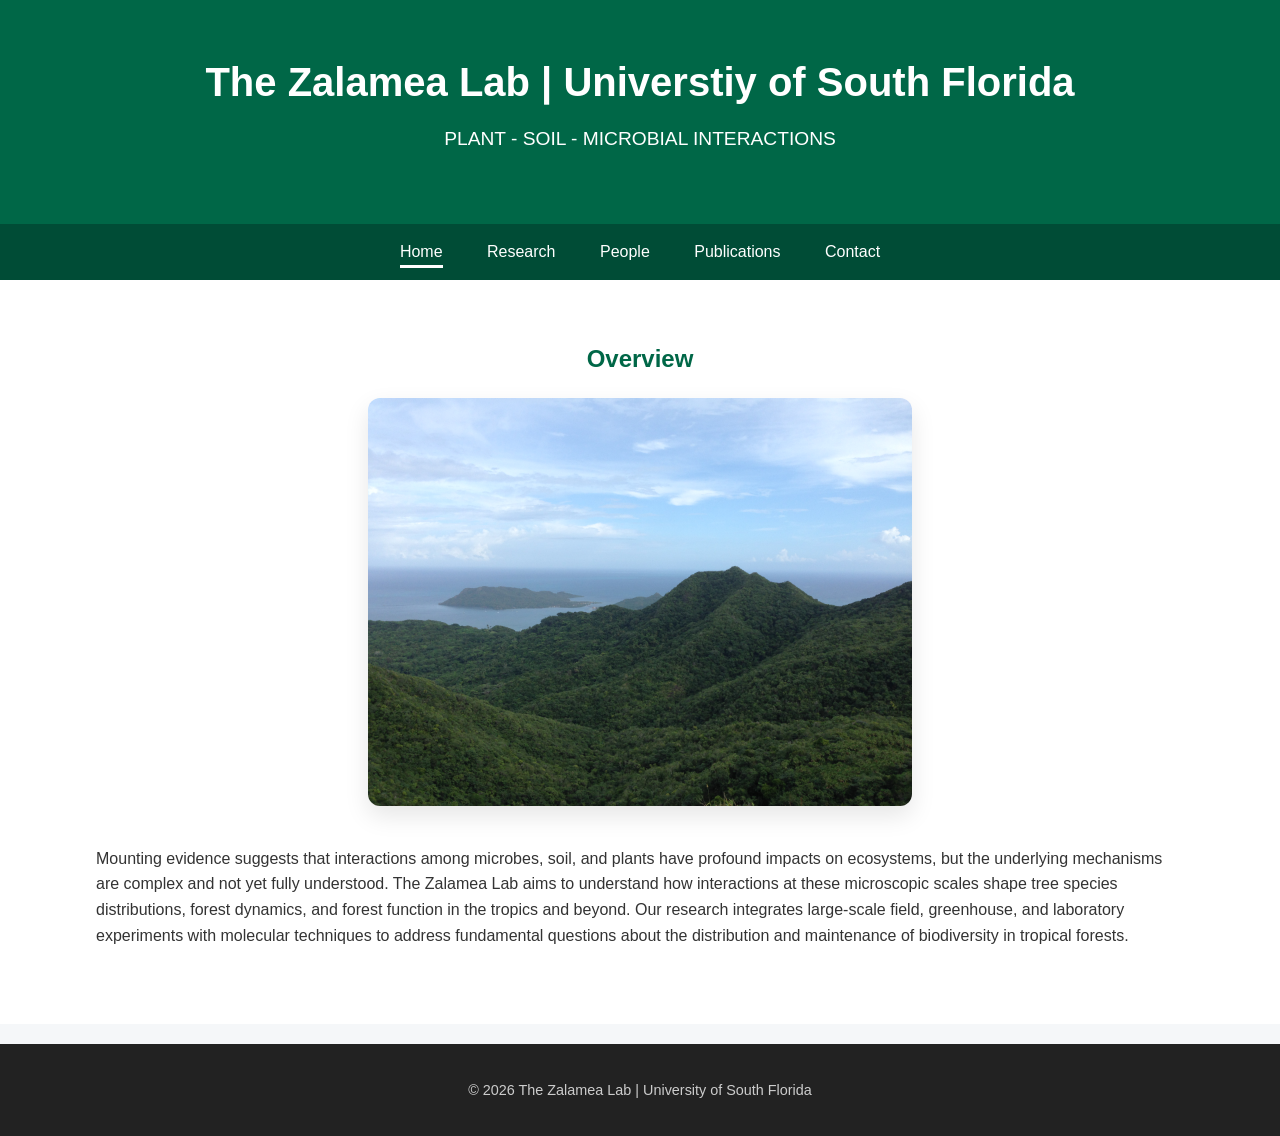
<file: index.html>
<!doctype html>
<html lang="en">
<head>
    <meta charset="UTF-8">
    <title>The Zalamea Lab | University of South Florida</title>
    <link rel="stylesheet" href="css/style.css">
	<link rel="icon" href="/favicon.ico" type="image/x-icon">
	
</head>

	<body>

<header>
	<div class="container">
    <h1>The Zalamea Lab | Universtiy of South Florida</h1>
    <p>PLANT - SOIL - MICROBIAL INTERACTIONS</p>
		</div>
</header>

<nav>
    <div class="container">
        <a href="index.html" class="active">Home</a>
        <a href="research.html">Research</a>
        <a href="people.html">People</a>
        <a href="publications.html">Publications</a>
        <a href="contact.html">Contact</a>
    </div>
</nav>
		

<section>
	<div class="container">
    	<h2>Overview</h2>
		
		<div class="home-image">
            <img src="images/home-forest.jpeg" alt="Tropical forest">
        </div>
	
    <p>
      Mounting evidence suggests that interactions among microbes, soil, and plants have profound impacts on ecosystems, but the underlying mechanisms are complex and not yet fully understood. The Zalamea Lab aims to understand how interactions at these microscopic scales shape tree species distributions, forest dynamics, and forest function in the tropics and beyond. Our research integrates large-scale field, greenhouse, and laboratory experiments with molecular techniques to address fundamental questions about the distribution and maintenance of biodiversity in tropical forests.
  </p>
		
	</div>
</section>

<footer>
    <p>© 2026 The Zalamea Lab | University of South Florida</p>
</footer>

</body>
</html>
</file>
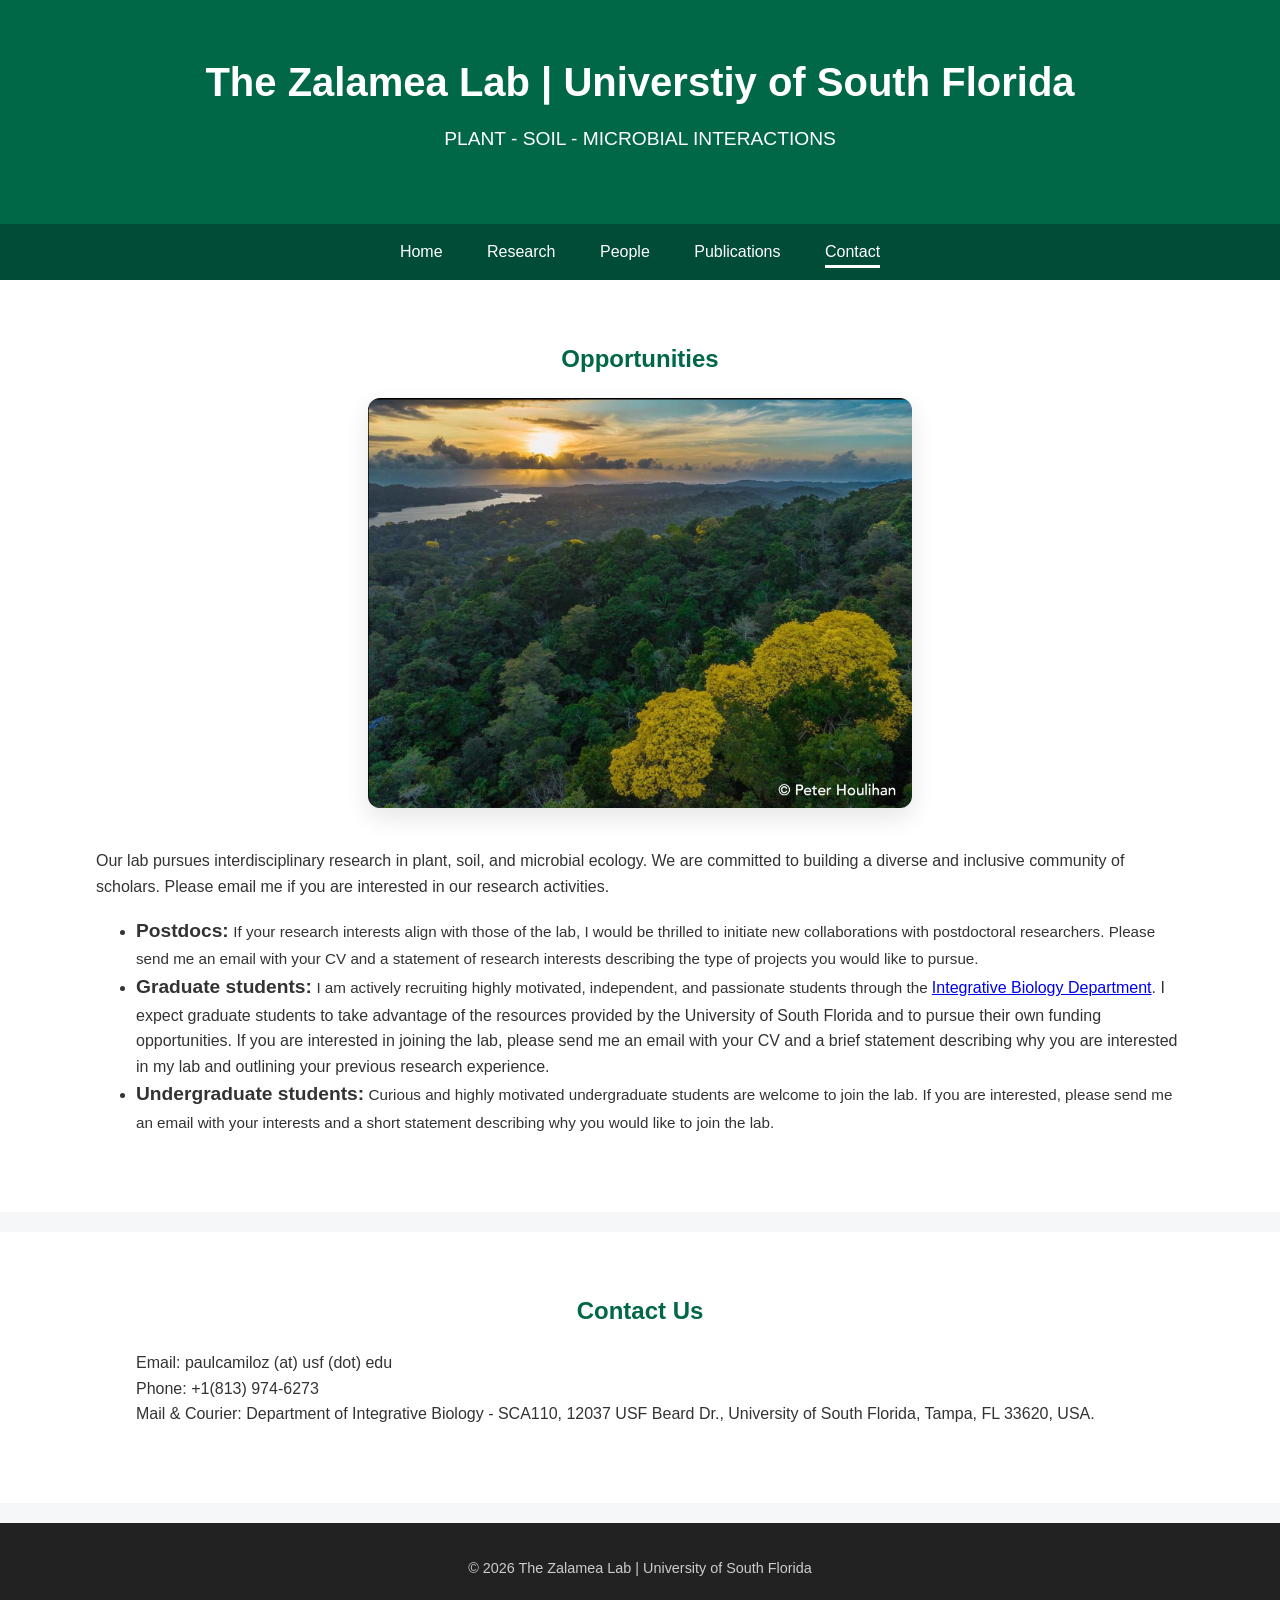
<file: contact.html>
<!doctype html>
<html lang="en">
<head>
    <meta charset="UTF-8">
    <title>The Zalamea Lab | University of South Florida</title>
    <link rel="stylesheet" href="css/style.css">
	<link rel="icon" href="/favicon.ico" type="image/x-icon">
</head>

	<body>

<header>
	<div class="container">
    <h1>The Zalamea Lab | Universtiy of South Florida</h1>
    <p>PLANT - SOIL - MICROBIAL INTERACTIONS</p>
		</div>
</header>

<nav>
    <div class="container">
        <a href="index.html">Home</a>
        <a href="research.html">Research</a>
        <a href="people.html">People</a>
        <a href="publications.html">Publications</a>
        <a href="contact.html" class="active">Contact</a>
    </div>
</nav>
		

<section>
	
	<div class="container">
		
		<h2>Opportunities</h2>
		
		<div class="home-image">
            <img src="images/P_Houlihan_Panama.jpg" alt="Tropical forest">
        </div>
		
    	
		<p>Our lab pursues interdisciplinary research in plant, soil, and microbial ecology. We are committed to building a diverse and inclusive community of scholars. Please  email me if you are interested in our research activities.</p>
		
		<ul>
			<li>
        	<span class="contact-target">Postdocs:</span> <span class="year">If your research interests align with those of the lab, I would be thrilled to initiate new collaborations with postdoctoral researchers. Please send me an email with your CV and a statement of research interests describing the type of projects you would like to pursue.</span>
        	</li>
			
			<li>
        	<span class="contact-target">Graduate students:</span> <span class="year">I am actively recruiting highly motivated, independent, and passionate students through the </span><span class="links"><a href="https://www.usf.edu/arts-sciences/departments/ib/">Integrative Biology Department</a>. I expect graduate students to take advantage of the resources provided by the University of South Florida and to pursue their own funding opportunities. If you are interested in joining the lab, please send me an email with your CV and a brief statement describing why you are interested in my lab and outlining your previous research experience.</span>
        	</li>
			
			<li>
        	<span class="contact-target">Undergraduate students:</span> <span class="year">Curious and highly motivated undergraduate students are welcome to join the lab. If you are interested, please send me an email with your interests and a short statement describing why you would like to join the lab.</span>
        	</li>
		</ul>
	</div>
</section>
		
<section>
	<div class="container-three">
		<h2>Contact Us</h2>
			
			<ul style="list-style-type: none;">
				<li><span class="name">Email:</span><span> paulcamiloz (at) usf (dot) edu</span></li>	
				<li><span class="name">Phone:</span><span> +1(813) 974-6273</span></li>
				<li><span class="name">Mail & Courier:</span><span> Department of Integrative Biology - SCA110, 12037 USF Beard Dr., University of South Florida, Tampa, FL 33620, USA.</span></li>
			</ul>
	</div>
</section>

<footer>
    <p>© 2026 The Zalamea Lab | University of South Florida</p>
</footer>

</body>
</html>
</file>
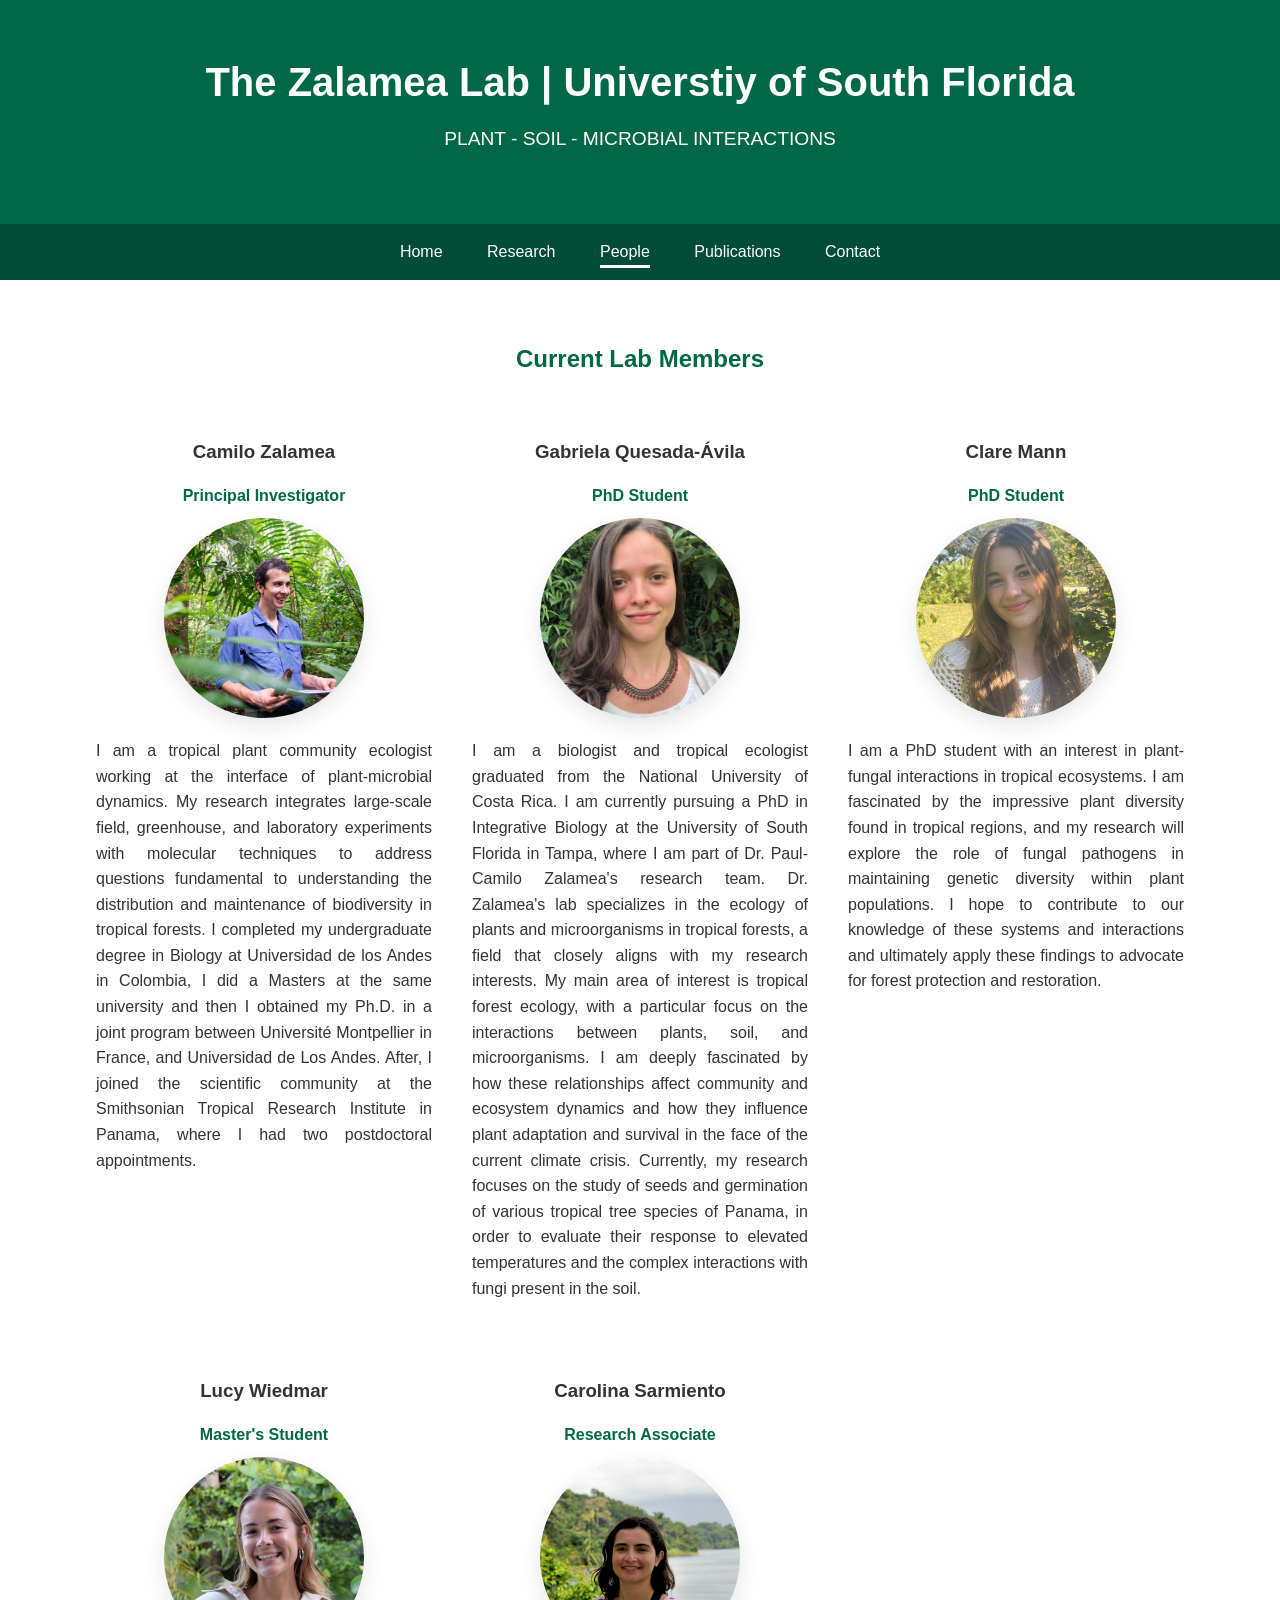
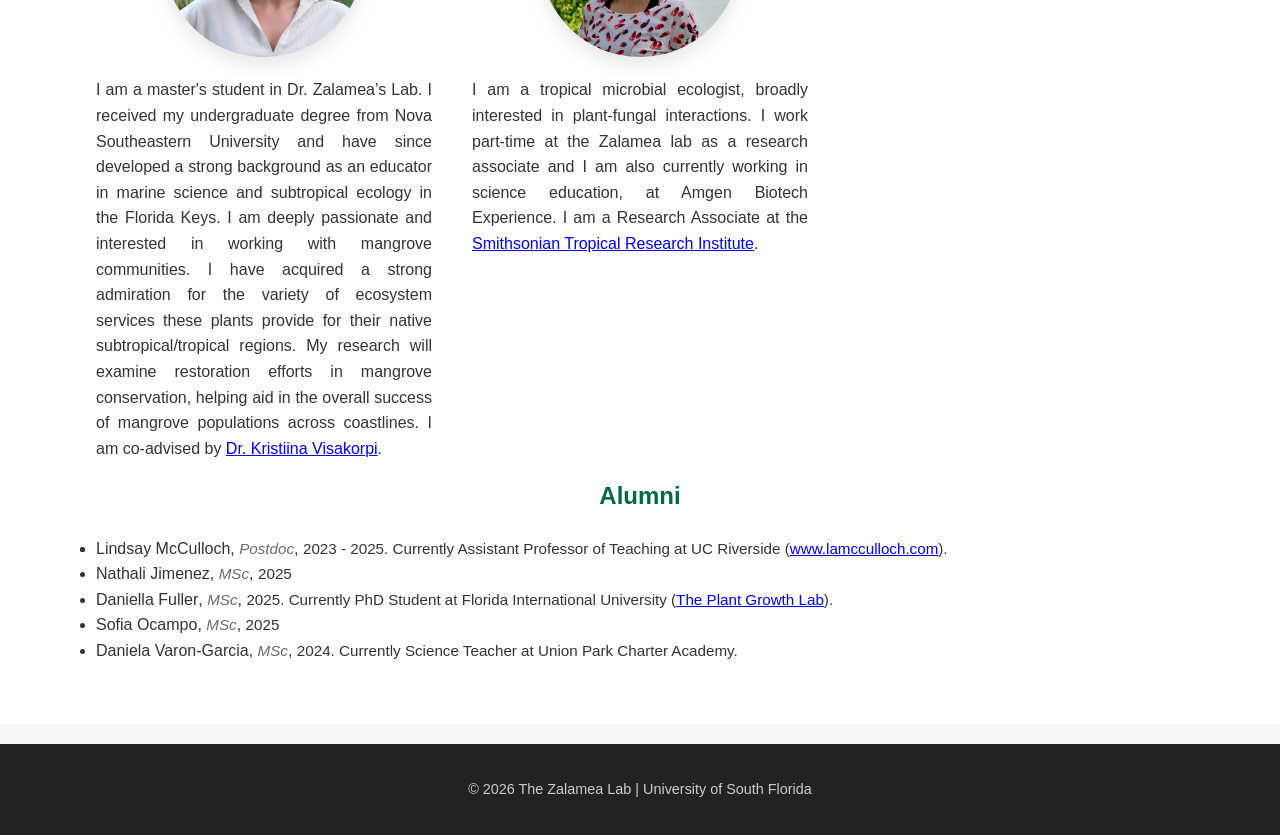
<file: people.html>
<!doctype html>
<html lang="en">
<head>
    <meta charset="UTF-8">
    <title>The Zalamea Lab | University of South Florida</title>
    <link rel="stylesheet" href="css/style.css">
	<link rel="icon" href="/favicon.ico" type="image/x-icon">
</head>

	<body>

<header>
	<div class="container">
    <h1>The Zalamea Lab | Universtiy of South Florida</h1>
    <p>PLANT - SOIL - MICROBIAL INTERACTIONS</p>
		</div>
</header>

<nav>
    <div class="container">
        <a href="index.html">Home</a>
        <a href="research.html">Research</a>
        <a href="people.html" class="active">People</a>
        <a href="publications.html">Publications</a>
        <a href="contact.html">Contact</a>
    </div>
</nav>
		

<section>
    <div class="container">
		<h2>Current Lab Members </h2>
		
		<div class="people-grid">

       <div class="person-card">
            <h3>Camilo Zalamea</h3>
		   <p class="role">Principal Investigator</p>
		    <img src="images/camilozalamea.jpg" alt="Camilo Zalamea in the field">
	
			
            <p>
			I am a tropical plant community ecologist working at the interface of plant-microbial dynamics. My research integrates large-scale field, greenhouse, and laboratory experiments with molecular techniques to address questions fundamental to understanding the distribution and maintenance of biodiversity in tropical forests. I completed my undergraduate degree in Biology at Universidad de los Andes in Colombia, I did a Masters at the same university and then I obtained my Ph.D. in a joint program between Université Montpellier in France, and Universidad de Los Andes. After, I joined the scientific community at the Smithsonian Tropical Research Institute in Panama, where I had two postdoctoral appointments.
			</p>
        </div>

        <div class="person-card">
            <h3>Gabriela Quesada-Ávila</h3>
	      <p class="role">PhD Student</p>
		    <img src="images/Gabriela_Quesada-Avila.jpg" alt="people">
	
			
            <p>
			I am a biologist and tropical ecologist graduated from the National University of Costa Rica. I am currently pursuing a PhD in Integrative Biology at the University of South Florida in Tampa, where I am part of Dr. Paul-Camilo Zalamea's research team. Dr. Zalamea's lab specializes in the ecology of plants and microorganisms in tropical forests, a field that closely aligns with my research interests. My main area of interest is tropical forest ecology, with a particular focus on the interactions between plants, soil, and microorganisms. I am deeply fascinated by how these relationships affect community and ecosystem dynamics and how they influence plant adaptation and survival in the face of the current climate crisis. Currently, my research focuses on the study of seeds and germination of various tropical tree species of Panama, in order to evaluate their response to elevated temperatures and the complex interactions with fungi present in the soil. 
			</p>
        </div>
			
			
		<div class="person-card">
            <h3>Clare Mann</h3>
	        <p class="role">PhD Student</p>
		    <img src="images/Clare Mann Profile.jpg" alt="people">
	
			
            <p>
			I am a PhD student with an interest in plant-fungal interactions in tropical ecosystems. I am fascinated by the impressive plant diversity found in tropical regions, and my research will explore the role of fungal pathogens in maintaining genetic diversity within plant populations. I hope to contribute to our knowledge of these systems and interactions and ultimately apply these findings to advocate for forest protection and restoration.
			</p>
        </div>
			

		<div class="person-card">
            <h3>Lucy Wiedmar</h3>
	        <p class="role">Master's Student</p>
		    <img src="images/Lucy_Wiedmar.jpg" alt="people">
	
			
            <p>
			I am a master's student in Dr. Zalamea’s Lab. I received my undergraduate degree from Nova Southeastern University and have since developed a strong background as an educator in marine science and subtropical ecology in the Florida Keys. I am deeply passionate and interested in working with mangrove communities. I have acquired a strong admiration for the variety of ecosystem services these plants provide for their native subtropical/tropical regions. My research will examine restoration efforts in mangrove conservation, helping aid in the overall success of mangrove populations across coastlines. I am co-advised by <span class="links"><a href="https://krisvisa.github.io" target="_blank" rel="noopener noreferrer">Dr. Kristiina Visakorpi</a>.</span> 
			</p>
        </div>

			
		<div class="person-card">
            <h3>Carolina Sarmiento</h3>
	        <p class="role">Research Associate</p>
		    <img src="images/CarolinaSarmiento.jpg" alt="people">
	
			
            <p>
			I am a tropical microbial ecologist, broadly interested in plant-fungal interactions. I work part-time at the Zalamea lab as a research associate and I am also currently working in science education, at Amgen Biotech Experience. I am a Research Associate at the <span class="links"><a href="https://stri.si.edu" target="_blank" rel="noopener noreferrer">Smithsonian Tropical Research Institute</a>.</span>  
			</p>
        </div>
    </div>
	</div>


		
    <div class="container-two">
		<h2>Alumni</h2>
		
		<ul class="people-list">
			<li>
        	<span class="name">Lindsay McCulloch</span>, <span class="degree">Postdoc</span>, <span class="year">2023 - 2025. Currently Assistant Professor of Teaching at UC Riverside (<a href="https://www.lamcculloch.com" target="_blank" rel="noopener noreferrer">www.lamcculloch.com</a>).</span>
        	</li>
			
			<li>
        	<span class="name">Nathali Jimenez</span>, <span class="degree">MSc</span>, <span class="year">2025</span>
        	</li>
			
			<li>
        	<span class="name">Daniella Fuller</span>, <span class="degree">MSc</span>, <span class="year">2025. Currently PhD Student at Florida International University (<a href="https://www.plantgrowthlab.com" target="_blank" rel="noopener noreferrer">The Plant Growth Lab</a>).</span> 
        	</li>

			<li>
        	<span class="name">Sofia Ocampo</span>, <span class="degree">MSc</span>, <span class="year">2025</span>
        	</li>
			
			<li>
        	<span class="name">Daniela Varon-Garcia</span>, <span class="degree">MSc</span>, <span class="year">2024. Currently Science Teacher at Union Park Charter Academy.</span>
        	</li>
</ul>
</div>
</section>
		
<footer>
    <p>© 2026 The Zalamea Lab | University of South Florida</p>
</footer>
		
		
</body>
</html>
</file>
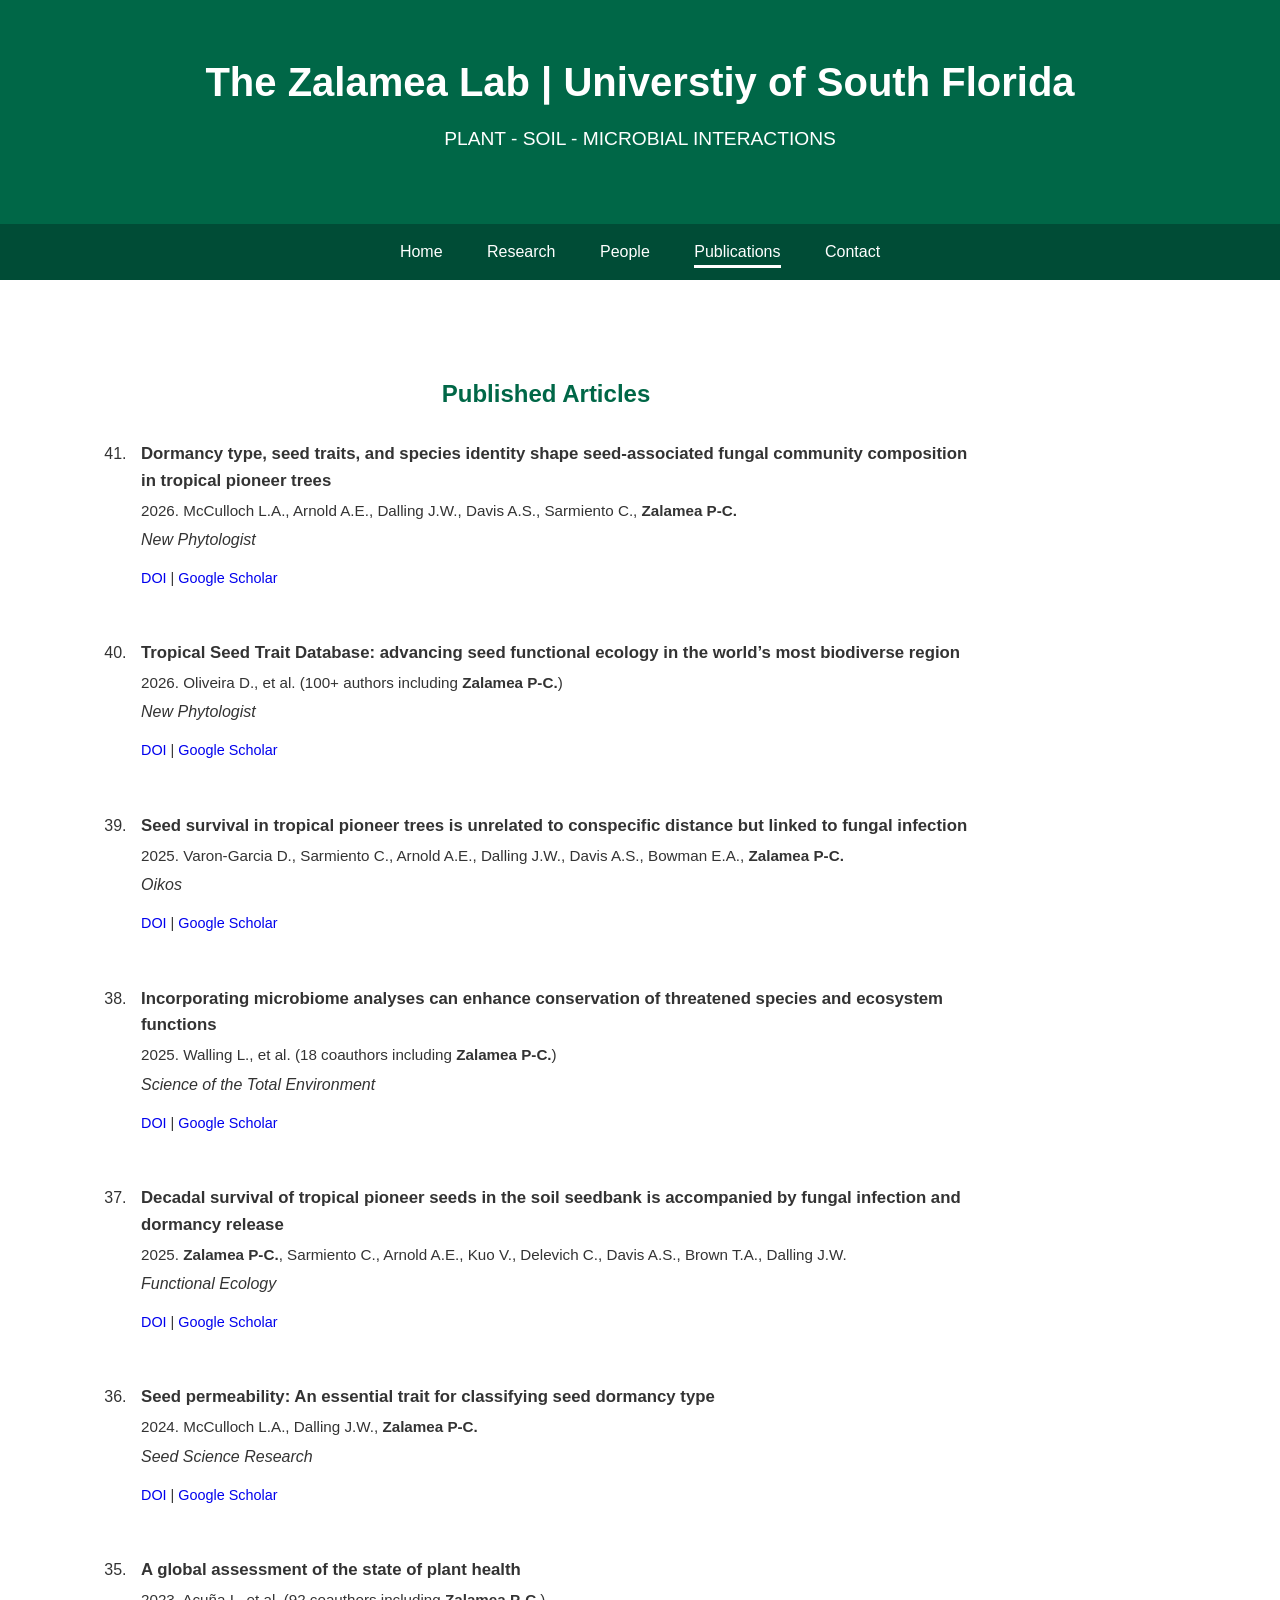
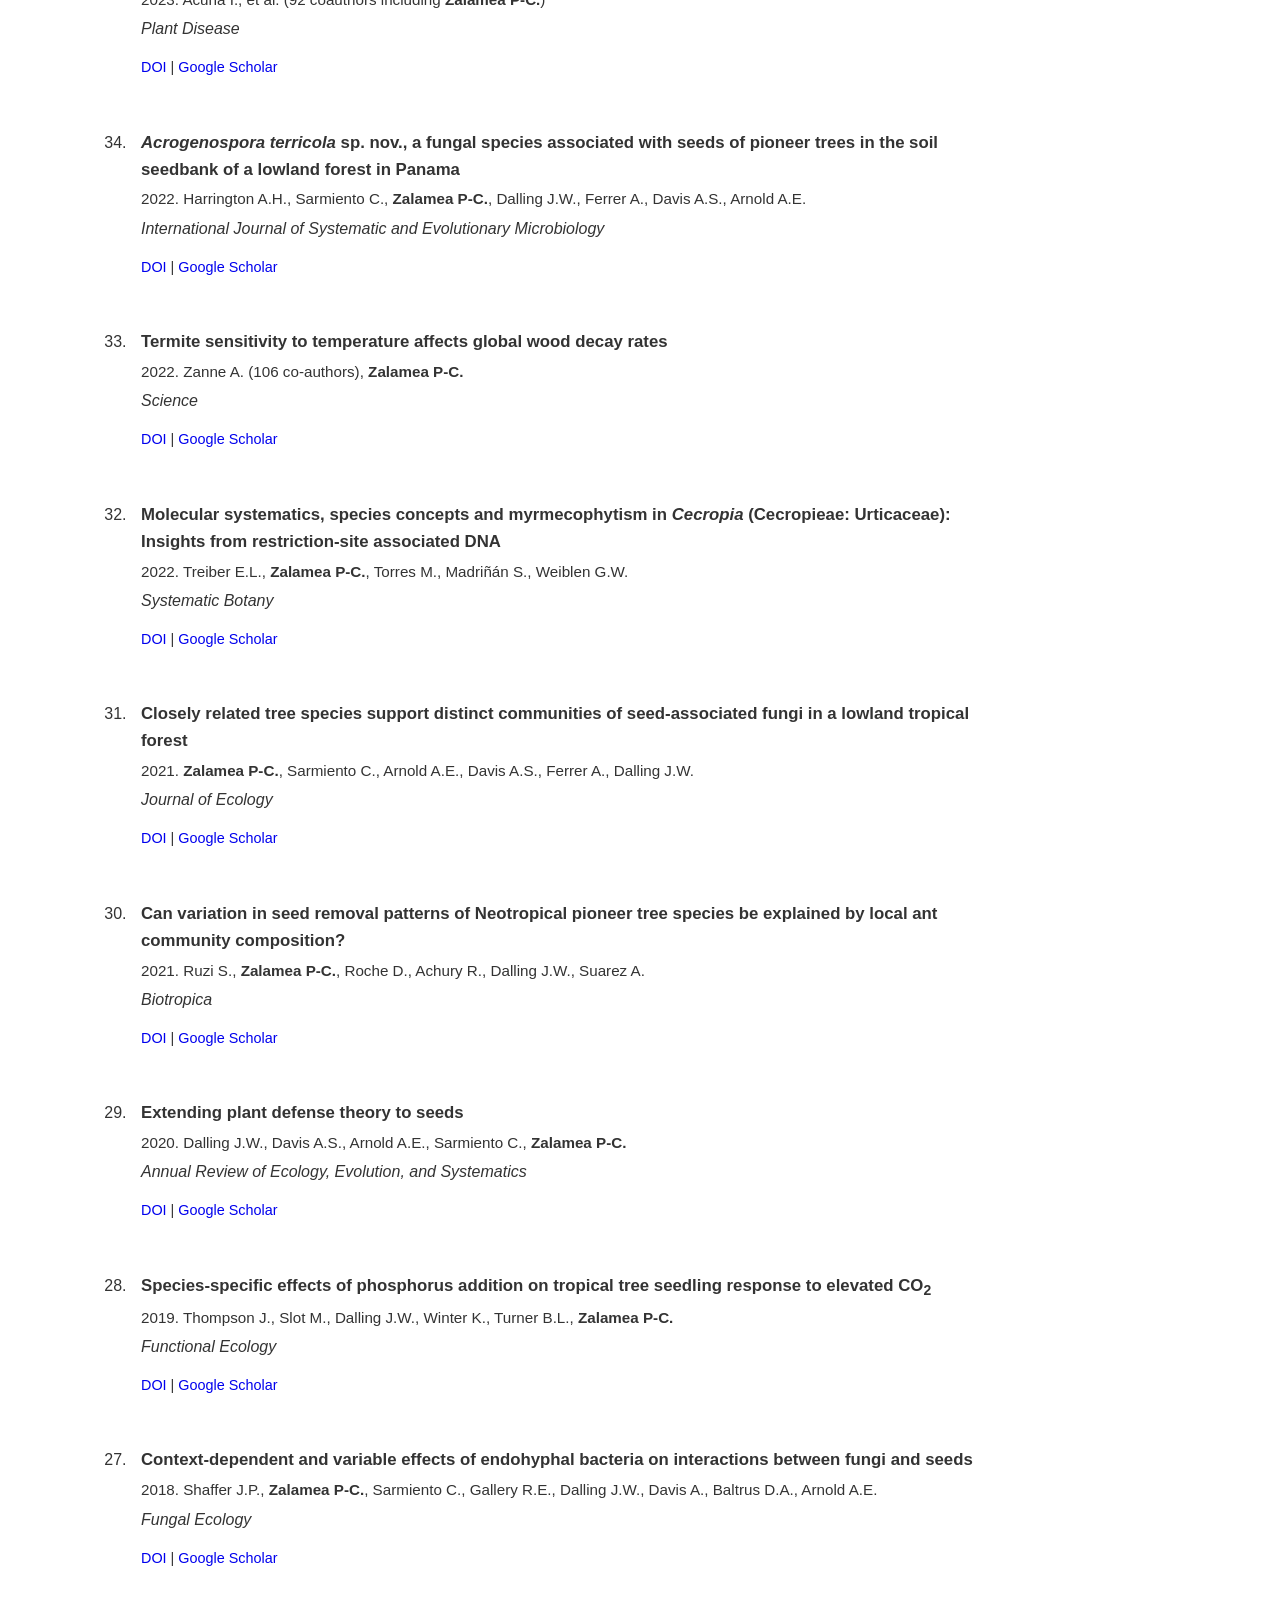
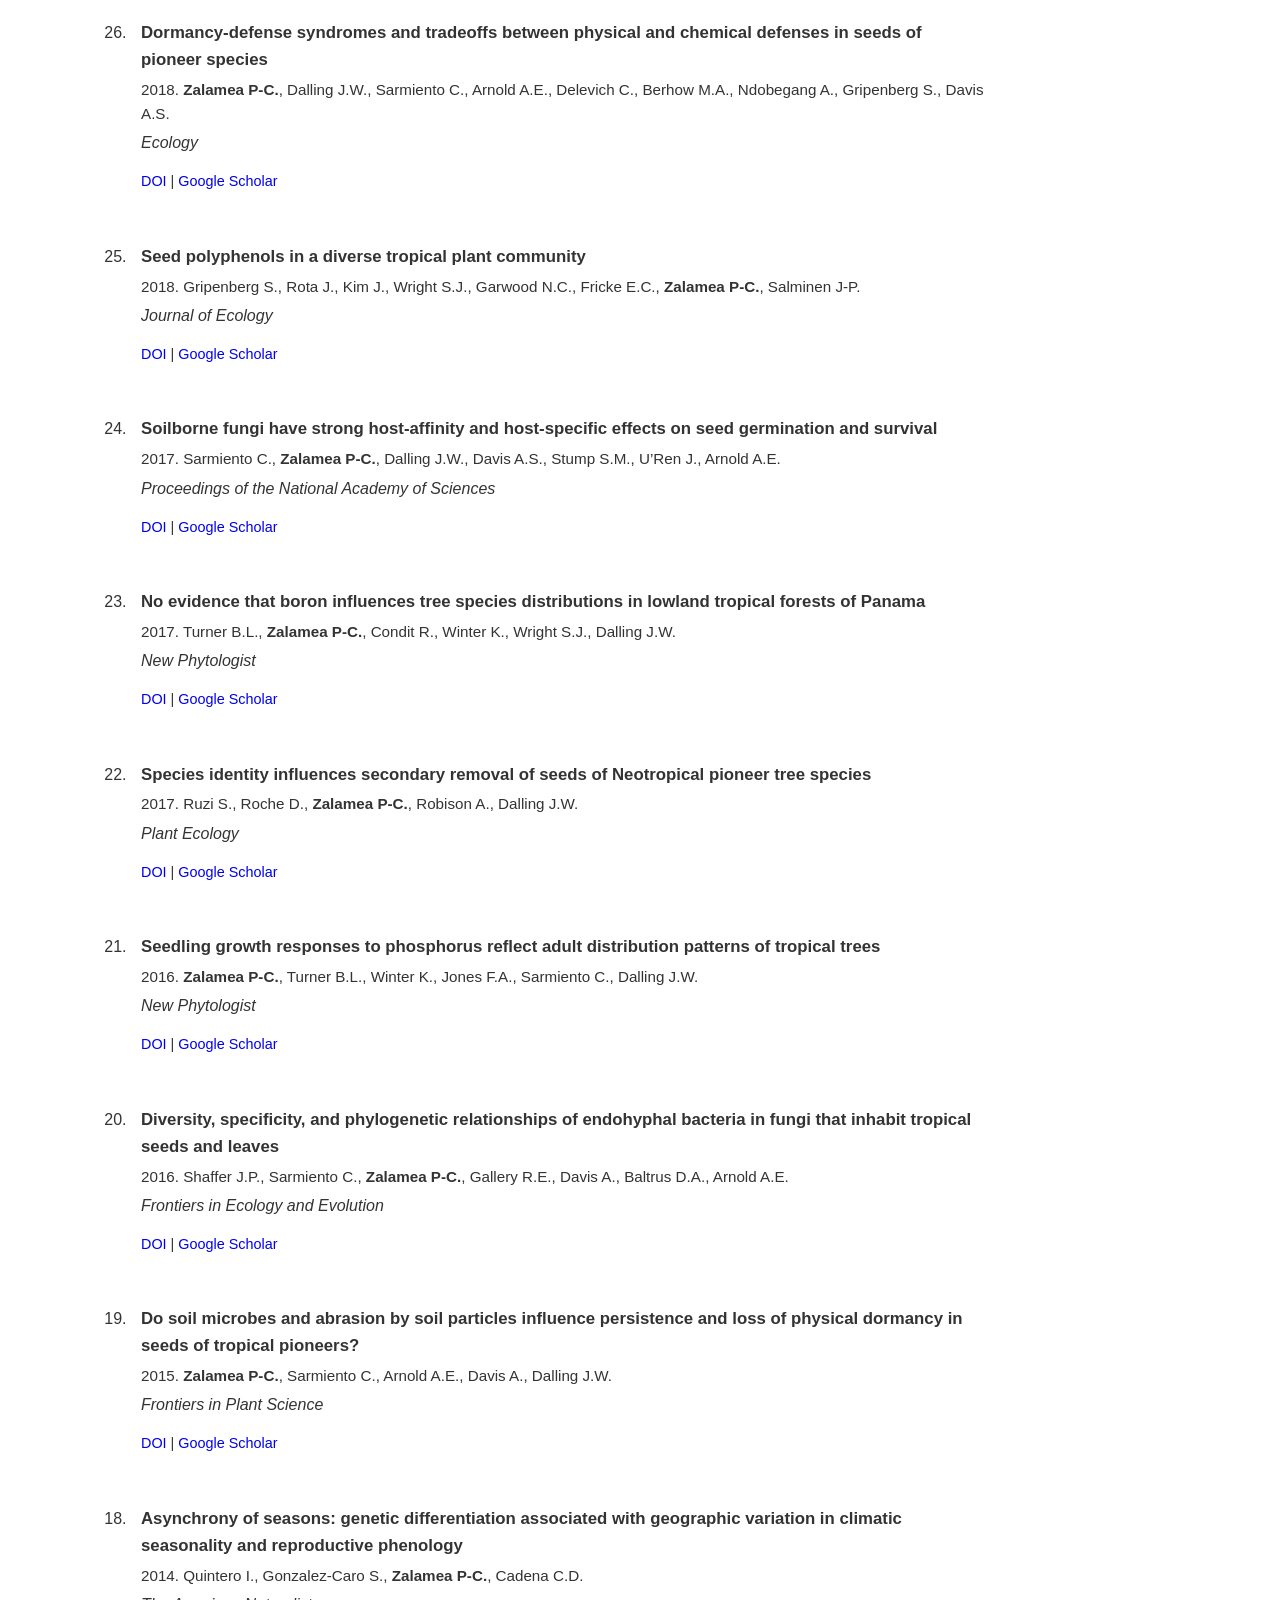
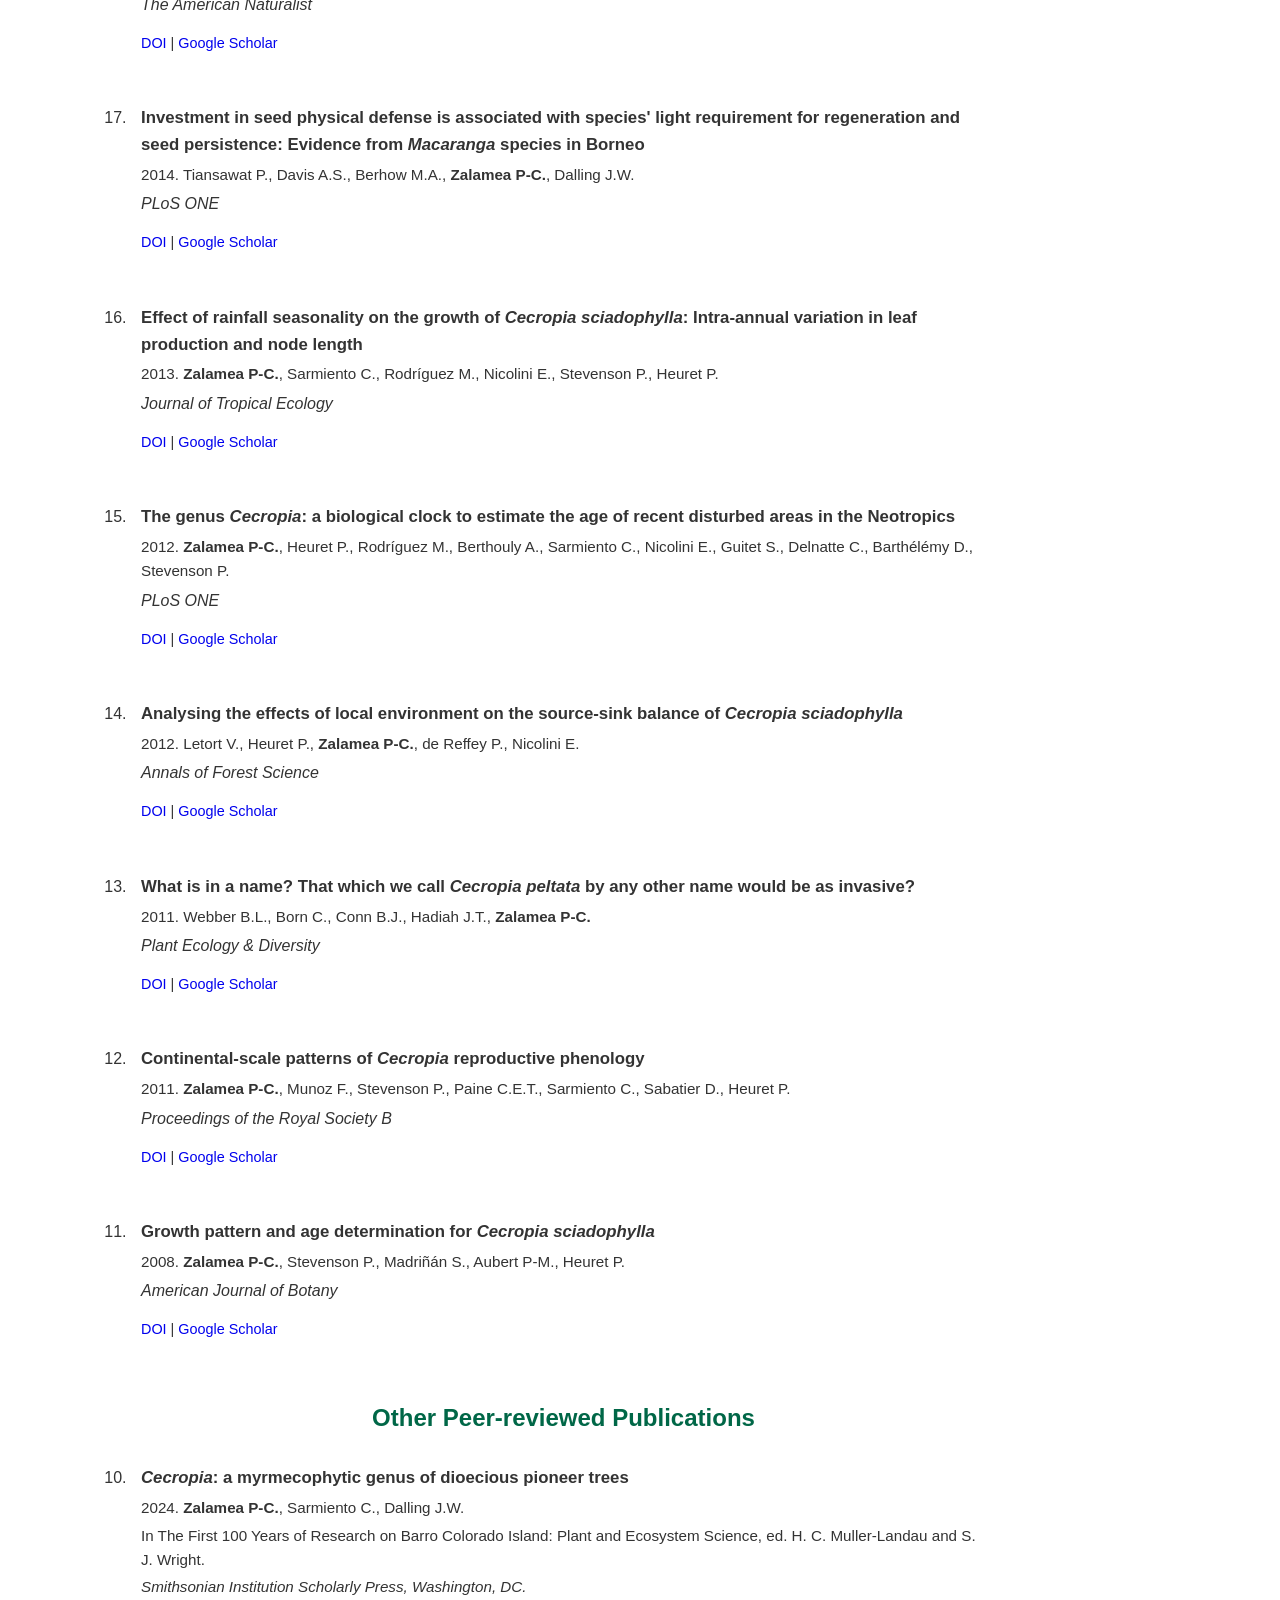
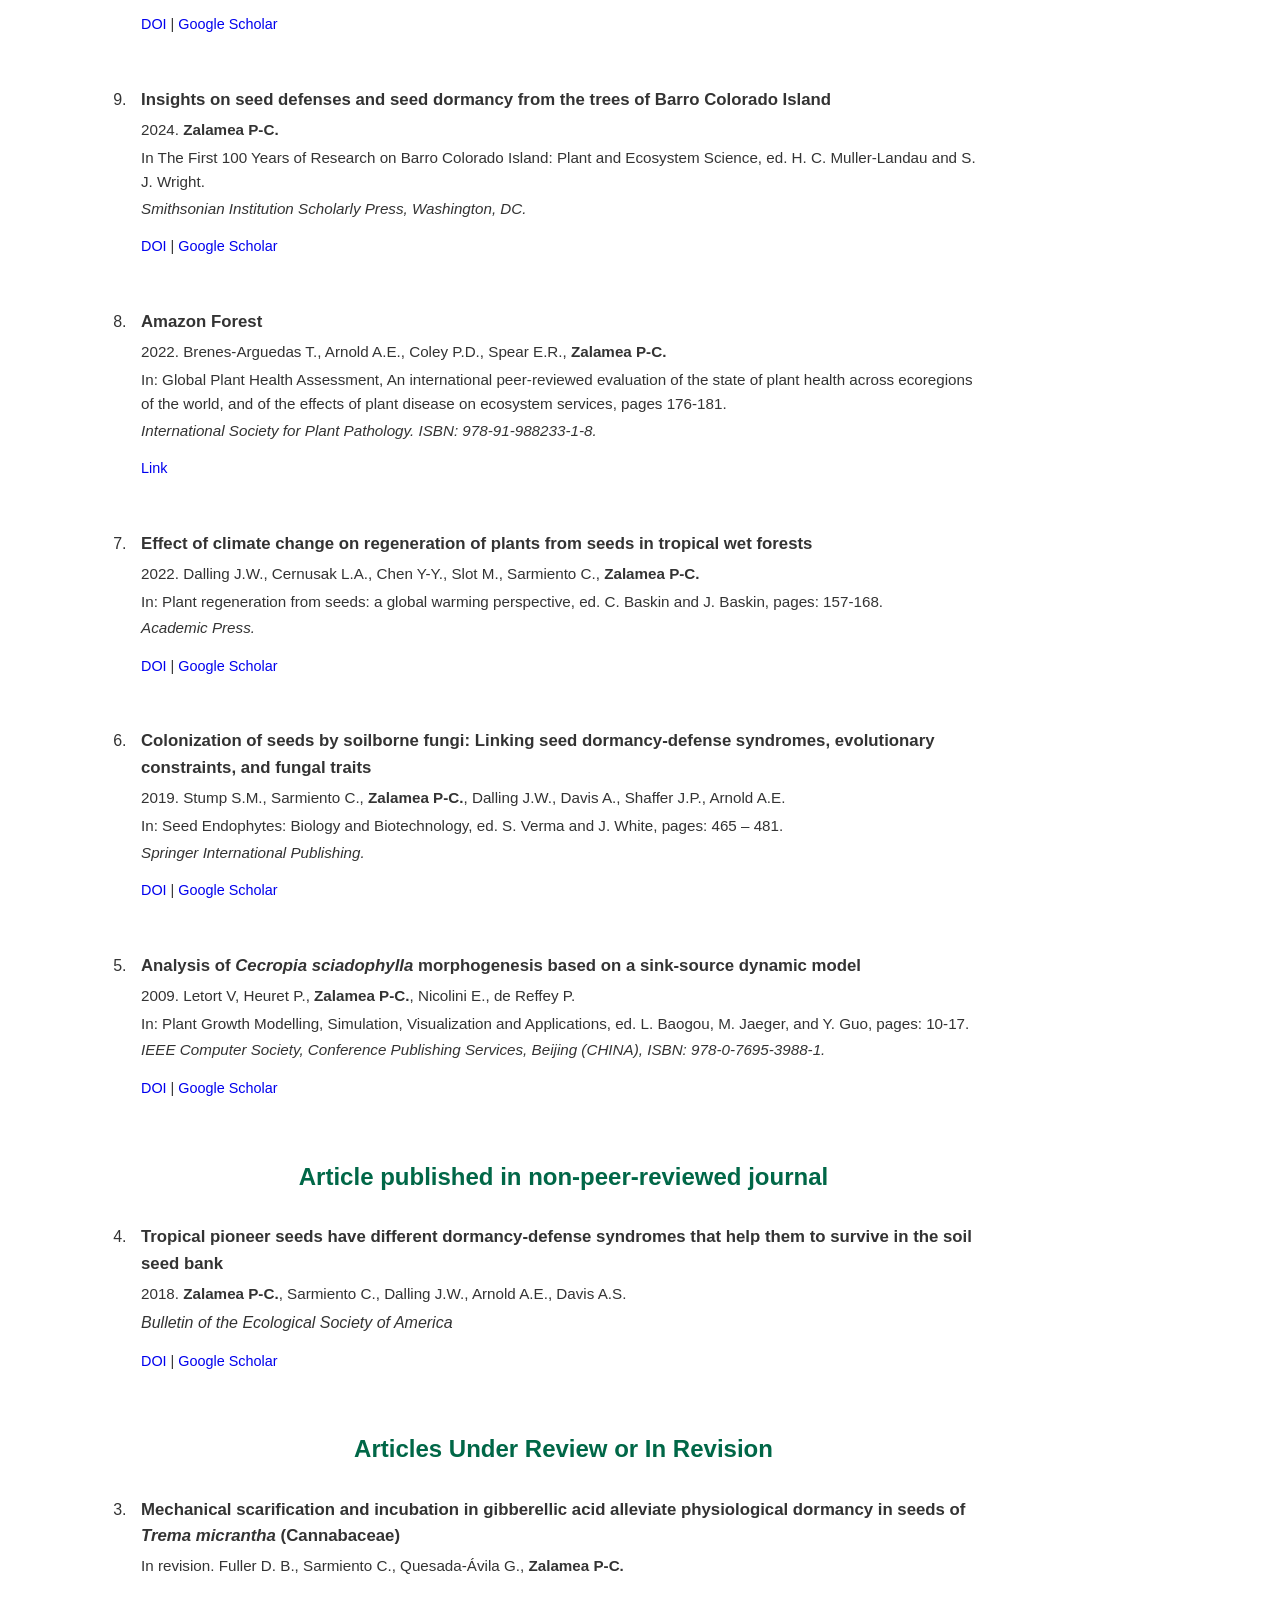
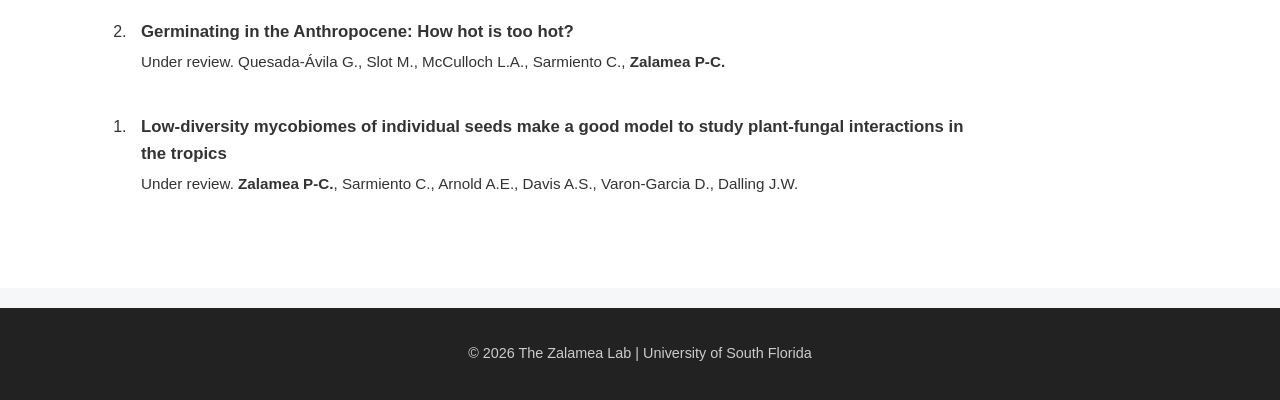
<file: publications.html>
<!doctype html>
<html lang="en">
<head>
    <meta charset="UTF-8">
    <title>The Zalamea Lab | University of South Florida</title>
    <link rel="stylesheet" href="css/style.css">
	<link rel="icon" href="/favicon.ico" type="image/x-icon">
	<base target="_blank">
	<meta name="referrer" content="no-referrer">
</head>

	<body>

<header>
	<div class="container">
    <h1>The Zalamea Lab | Universtiy of South Florida</h1>
    <p>PLANT - SOIL - MICROBIAL INTERACTIONS</p>
		</div>
</header>

<nav>
    <div class="container">
        <a href="index.html">Home</a>
        <a href="research.html">Research</a>
        <a href="people.html">People</a>
        <a href="publications.html" class="active">Publications</a>
        <a href="contact.html">Contact</a>
    </div>
</nav>
		
<section>
    <div class="container-three">

		
	<div class="publications">



<h2>Published Articles</h2>

<ol reversed >

<li><div class="publication">
<h3>Dormancy type, seed traits, and species identity shape seed-associated fungal community composition in tropical pioneer trees</h3>
<p class="meta">2026. McCulloch L.A., Arnold A.E., Dalling J.W., Davis A.S., Sarmiento C., <span class="highlight-name">Zalamea P‑C.</span></p>
<p class="journal">New Phytologist</p>
<p class="links"><a href="https://doi.org/10.1111/nph.71601">DOI</a> | <a
href="https://scholar.google.com/citations?view_op=view_citation&hl=en&user=vBxfyksAAAAJ&sortby=pubdate&citation_for_view=vBxfyksAAAAJ:yD5IFk8b50cC">Google Scholar</a></p>
</div></li>	

<li><div class="publication">
<h3>Tropical Seed Trait Database: advancing seed functional ecology in the world’s most biodiverse region</h3>
<p class="meta">2026. Oliveira D., et al. (100+ authors including <span class="highlight-name">Zalamea P‑C.</span>)</p>
<p class="journal">New Phytologist</p>
<p class="links"><a href="https://doi.org/10.1111/nph.71268">DOI</a> | <a href="https://scholar.google.com/citations?view_op=view_citation&hl=en&user=zKxTGIIAAAAJ&sortby=pubdate&citation_for_view=zKxTGIIAAAAJ:SAZ1SQo2q1kC">Google Scholar</a></p>
</div></li>	
	
<li><div class="publication">
<h3>Seed survival in tropical pioneer trees is unrelated to conspecific distance but linked to fungal infection</h3>
<p class="meta">2025. Varon‑Garcia D., Sarmiento C., Arnold A.E., Dalling J.W., Davis A.S., Bowman E.A., <span class="highlight-name">Zalamea P‑C.</span></p>
<p class="journal">Oikos</p>
<p class="links"><a href="https://doi.org/10.1002/oik.11758">DOI</a> | <a href="https://scholar.google.com/citations?view_op=view_citation&hl=en&user=zKxTGIIAAAAJ&sortby=pubdate&citation_for_view=zKxTGIIAAAAJ:L_l9e5I586QC">Google Scholar</a></p>
</div></li>

<li><div class="publication">
<h3>Incorporating microbiome analyses can enhance conservation of threatened species and ecosystem functions</h3>
<p class="meta">2025. Walling L., et al. (18 coauthors including <span class="highlight-name">Zalamea P‑C.</span>)</p>
<p class="journal">Science of the Total Environment</p>
<p class="links"><a href="https://doi.org/10.1016/j.scitotenv.2025.178826">DOI</a> | <a href="https://scholar.google.com/citations?view_op=view_citation&hl=en&user=zKxTGIIAAAAJ&sortby=pubdate&citation_for_view=zKxTGIIAAAAJ:C33y2ycGS3YC">Google Scholar</a></p>
</div></li>

<li><div class="publication">
<h3>Decadal survival of tropical pioneer seeds in the soil seedbank is accompanied by fungal infection and dormancy release</h3>
<p class="meta">2025. <span class="highlight-name">Zalamea P‑C.</span>, Sarmiento C., Arnold A.E., Kuo V., Delevich C., Davis A.S., Brown T.A., Dalling J.W.</p>
<p class="journal">Functional Ecology</p>
<p class="links"><a href="https://doi.org/10.1111/1365-2435.14476">DOI</a> | <a href="https://scholar.google.com/citations?view_op=view_citation&hl=en&user=zKxTGIIAAAAJ&sortby=pubdate&citation_for_view=zKxTGIIAAAAJ:-jrNzM816MMC">Google Scholar</a></p>	
</div></li>

<li><div class="publication">
<h3>Seed permeability: An essential trait for classifying seed dormancy type</h3>
<p class="meta">2024. McCulloch L.A., Dalling J.W., <span class="highlight-name">Zalamea P‑C.</span></p>
<p class="journal">Seed Science Research</p>
<p class="links"><a href=" https://doi.org/10.1017/S0960258524000059">DOI</a> | <a href="https://scholar.google.com/citations?view_op=view_citation&hl=en&user=zKxTGIIAAAAJ&sortby=pubdate&citation_for_view=zKxTGIIAAAAJ:NDuN12AVoxsC">Google Scholar</a></p>
</div></li>

<li><div class="publication">
<h3>A global assessment of the state of plant health</h3>
<p class="meta">2023. Acuña I., et al. (92 coauthors including <span class="highlight-name">Zalamea P‑C.</span>)</p>
<p class="journal">Plant Disease</p>
<p class="links"><a href="https://doi.org/10.1094/PDIS-01-23-0166-FE">DOI</a> | <a href="https://scholar.google.com/citations?view_op=view_citation&hl=en&user=zKxTGIIAAAAJ&sortby=pubdate&citation_for_view=zKxTGIIAAAAJ:QyXJ3EUuO1IC">Google Scholar</a></p>
</div></li>

<li><div class="publication">
<h3><i>Acrogenospora terricola</i> sp. nov., a fungal species associated with seeds of pioneer trees in the soil seedbank of a lowland forest in Panama</h3>
<p class="meta">2022. Harrington A.H., Sarmiento C., <span class="highlight-name">Zalamea P‑C.</span>, Dalling J.W., Ferrer A., Davis A.S., Arnold A.E.</p>
<p class="journal">International Journal of Systematic and Evolutionary Microbiology</p>
<p class="links"><a href="https://doi.org/10.1099/ijsem.0.005558">DOI</a> | <a href="https://scholar.google.com/citations?view_op=view_citation&hl=en&user=zKxTGIIAAAAJ&sortby=pubdate&citation_for_view=zKxTGIIAAAAJ:1yWc8FF-_SYC">Google Scholar</a></p>
</div></li>

<li><div class="publication">
<h3>Termite sensitivity to temperature affects global wood decay rates</h3>
<p class="meta">2022. Zanne A. (106 co‑authors), <span class="highlight-name">Zalamea P‑C.</span></p>
<p class="journal">Science</p>
<p class="links"><a href="https://doi.org/10.1126/science.abo3856">DOI</a> | <a href="https://scholar.google.com/citations?view_op=view_citation&hl=en&user=zKxTGIIAAAAJ&sortby=pubdate&citation_for_view=zKxTGIIAAAAJ:XUvXOeBm_78C">Google Scholar</a></p>
</div></li>

<li><div class="publication">
<h3>Molecular systematics, species concepts and myrmecophytism in <i>Cecropia</i> (Cecropieae: Urticaceae): Insights from restriction-site associated DNA</h3>
<p class="meta">2022. Treiber E.L., <span class="highlight-name">Zalamea P‑C.</span>, Torres M., Madriñán S., Weiblen G.W.</p>
<p class="journal">Systematic Botany</p>
<p class="links"><a href="https://doi.org/10.1600/036364422X16512564801605">DOI</a> | <a href="https://scholar.google.com/citations?view_op=view_citation&hl=en&user=zKxTGIIAAAAJ&sortby=pubdate&citation_for_view=zKxTGIIAAAAJ:L1USKYWJimsC">Google Scholar</a></p>
</div></li>

<li><div class="publication">
<h3>Closely related tree species support distinct communities of seed-associated fungi in a lowland tropical forest</h3>
<p class="meta">2021. <span class="highlight-name">Zalamea P‑C.</span>, Sarmiento C., Arnold A.E., Davis A.S., Ferrer A., Dalling J.W.</p>
<p class="journal">Journal of Ecology</p>
<p class="links"><a href="https://doi.org/10.1111/1365-2745.13611">DOI</a> | <a href="https://scholar.google.com/citations?view_op=view_citation&hl=en&user=zKxTGIIAAAAJ&sortby=pubdate&citation_for_view=zKxTGIIAAAAJ:j7_hQOaDUrUC">Google Scholar</a></p>
</div></li>

<li><div class="publication">
<h3>Can variation in seed removal patterns of Neotropical pioneer tree species be explained by local ant community composition?</h3>
<p class="meta">2021. Ruzi S., <span class="highlight-name">Zalamea P‑C.</span>, Roche D., Achury R., Dalling J.W., Suarez A.</p>
<p class="journal">Biotropica</p>
<p class="links"><a href="https://doi.org/10.1111/btp.12904">DOI</a> | <a href="https://scholar.google.com/citations?view_op=view_citation&hl=en&user=zKxTGIIAAAAJ&sortby=pubdate&citation_for_view=zKxTGIIAAAAJ:owLR8QvbtFgC">Google Scholar</a></p>
</div></li>

<li><div class="publication">
<h3>Extending plant defense theory to seeds</h3>
<p class="meta">2020. Dalling J.W., Davis A.S., Arnold A.E., Sarmiento C., <span class="highlight-name">Zalamea P‑C.</span></p>
<p class="journal">Annual Review of Ecology, Evolution, and Systematics</p>
<p class="links"><a href="https://doi.org/10.1146/annurev-ecolsys-012120-115156">DOI</a> | <a href="https://scholar.google.com/citations?view_op=view_citation&hl=en&user=zKxTGIIAAAAJ&sortby=pubdate&citation_for_view=zKxTGIIAAAAJ:DBa1UEJaJKAC">Google Scholar</a></p>
</div></li>

<li><div class="publication">
<h3>Species-specific effects of phosphorus addition on tropical tree seedling response to elevated CO<sub>2</sub></h3>
<p class="meta">2019. Thompson J., Slot M., Dalling J.W., Winter K., Turner B.L., <span class="highlight-name">Zalamea P‑C.</span></p>
<p class="journal">Functional Ecology</p>
<p class="links"><a href="https://doi.org/10.1111/1365-2435.13421">DOI</a> | <a href="https://scholar.google.com/citations?view_op=view_citation&hl=en&user=zKxTGIIAAAAJ&sortby=pubdate&citation_for_view=zKxTGIIAAAAJ:7H_MAutzIkAC">Google Scholar</a></p>
</div></li>

<li><div class="publication">
<h3>Context-dependent and variable effects of endohyphal bacteria on interactions between fungi and seeds</h3>
<p class="meta">2018. Shaffer J.P., <span class="highlight-name">Zalamea P‑C.</span>, Sarmiento C., Gallery R.E., Dalling J.W., Davis A., Baltrus D.A., Arnold A.E.</p>
<p class="journal">Fungal Ecology</p>
<p class="links"><a href="https://doi.org/10.1016/j.funeco.2018.08.008">DOI</a> | <a href="https://scholar.google.com/citations?view_op=view_citation&hl=en&user=zKxTGIIAAAAJ&cstart=20&pagesize=80&sortby=pubdate&citation_for_view=zKxTGIIAAAAJ:CB2v5VPnA5kC">Google Scholar</a></p>
</div></li>

<li><div class="publication">
<h3>Dormancy-defense syndromes and tradeoffs between physical and chemical defenses in seeds of pioneer species</h3>
<p class="meta">2018. <span class="highlight-name">Zalamea P‑C.</span>, Dalling J.W., Sarmiento C., Arnold A.E., Delevich C., Berhow M.A., Ndobegang A., Gripenberg S., Davis A.S.</p>
<p class="journal">Ecology</p>
<p class="links"><a href="https://doi.org/10.1002/ecy.2419">DOI</a> | <a href="https://scholar.google.com/citations?view_op=view_citation&hl=en&user=zKxTGIIAAAAJ&pagesize=80&sortby=pubdate&citation_for_view=zKxTGIIAAAAJ:SjuI4pbJlxcC">Google Scholar</a></p>
</div></li>

<li><div class="publication">
<h3>Seed polyphenols in a diverse tropical plant community</h3>
<p class="meta">2018. Gripenberg S., Rota J., Kim J., Wright S.J., Garwood N.C., Fricke E.C., <span class="highlight-name">Zalamea P‑C.</span>, Salminen J‑P.</p>
<p class="journal">Journal of Ecology</p>
<p class="links"><a href="https://doi.org/10.1111/1365-2745.12814">DOI</a> | <a href="https://scholar.google.com/citations?view_op=view_citation&hl=en&user=zKxTGIIAAAAJ&pagesize=80&sortby=pubdate&citation_for_view=zKxTGIIAAAAJ:WHdLCjDvYFkC">Google Scholar</a></p>
</div></li>

<li><div class="publication">
<h3>Soilborne fungi have strong host-affinity and host-specific effects on seed germination and survival</h3>
<p class="meta">2017. Sarmiento C., <span class="highlight-name">Zalamea P‑C.</span>, Dalling J.W., Davis A.S., Stump S.M., U’Ren J., Arnold A.E.</p>
<p class="journal">Proceedings of the National Academy of Sciences</p>
<p class="links"><a href="https://doi.org/10.1073/pnas.1706324114">DOI</a> | <a href="https://scholar.google.com/citations?view_op=view_citation&hl=en&user=zKxTGIIAAAAJ&pagesize=80&sortby=pubdate&citation_for_view=zKxTGIIAAAAJ:KaMxkj08jr0C">Google Scholar</a></p>
</div></li>

<li><div class="publication">
<h3>No evidence that boron influences tree species distributions in lowland tropical forests of Panama</h3>
<p class="meta">2017. Turner B.L., <span class="highlight-name">Zalamea P‑C.</span>, Condit R., Winter K., Wright S.J., Dalling J.W.</p>
<p class="journal">New Phytologist</p>
<p class="links"><a href="https://doi.org/10.1111/nph.14322">DOI</a> | <a href="https://scholar.google.com/citations?view_op=view_citation&hl=en&user=zKxTGIIAAAAJ&pagesize=80&sortby=pubdate&citation_for_view=zKxTGIIAAAAJ:jFemdcug13IC">Google Scholar</a></p>
</div></li>

<li><div class="publication">
<h3>Species identity influences secondary removal of seeds of Neotropical pioneer tree species</h3>
<p class="meta">2017. Ruzi S., Roche D., <span class="highlight-name">Zalamea P‑C.</span>, Robison A., Dalling J.W.</p>
<p class="journal">Plant Ecology</p>
<p class="links"><a href="https://doi.org/10.1007/s11258-017-0745-7">DOI</a> | <a href="https://scholar.google.com/citations?view_op=view_citation&hl=en&user=zKxTGIIAAAAJ&pagesize=80&sortby=pubdate&citation_for_view=zKxTGIIAAAAJ:kw52XkFRtyQC">Google Scholar</a></p>
</div></li>

<li><div class="publication">
<h3>Seedling growth responses to phosphorus reflect adult distribution patterns of tropical trees</h3>
<p class="meta">2016. <span class="highlight-name">Zalamea P‑C.</span>, Turner B.L., Winter K., Jones F.A., Sarmiento C., Dalling J.W.</p>
<p class="journal">New Phytologist</p>
<p class="links"><a href="https://doi.org/10.1111/nph.14045">DOI</a> | <a href="https://scholar.google.com/citations?view_op=view_citation&hl=en&user=zKxTGIIAAAAJ&pagesize=80&sortby=pubdate&citation_for_view=zKxTGIIAAAAJ:CdxZDUztZiMC">Google Scholar</a></p>
</div></li>

<li><div class="publication">
<h3>Diversity, specificity, and phylogenetic relationships of endohyphal bacteria in fungi that inhabit tropical seeds and leaves</h3>
<p class="meta">2016. Shaffer J.P., Sarmiento C., <span class="highlight-name">Zalamea P‑C.</span>, Gallery R.E., Davis A., Baltrus D.A., Arnold A.E.</p>
<p class="journal">Frontiers in Ecology and Evolution</p>
<p class="links"><a href="https://doi.org/10.3389/fevo.2016.00116">DOI</a> | <a href="https://scholar.google.com/citations?view_op=view_citation&hl=en&user=zKxTGIIAAAAJ&pagesize=80&sortby=pubdate&citation_for_view=zKxTGIIAAAAJ:7BrZ7Jt4UNcC">Google Scholar</a></p>
</div></li>

<li><div class="publication">
<h3>Do soil microbes and abrasion by soil particles influence persistence and loss of physical dormancy in seeds of tropical pioneers?</h3>
<p class="meta">2015. <span class="highlight-name">Zalamea P‑C.</span>, Sarmiento C., Arnold A.E., Davis A., Dalling J.W.</p>
<p class="journal">Frontiers in Plant Science</p>
<p class="links"><a href="https://doi.org/10.3389/fpls.2014.00799">DOI</a> | <a href="https://scholar.google.com/citations?view_op=view_citation&hl=en&user=zKxTGIIAAAAJ&pagesize=80&sortby=pubdate&citation_for_view=zKxTGIIAAAAJ:Ade32sEp0pkC">Google Scholar</a></p>
</div></li>

<li><div class="publication">
<h3>Asynchrony of seasons: genetic differentiation associated with geographic variation in climatic seasonality and reproductive phenology</h3>
<p class="meta">2014. Quintero I., Gonzalez‑Caro S., <span class="highlight-name">Zalamea P‑C.</span>, Cadena C.D.</p>
<p class="journal">The American Naturalist</p>
<p class="links"><a href="https://dx.doi.org/10.5061/dryad.40d6h">DOI</a> | <a href="https://scholar.google.com/citations?view_op=view_citation&hl=en&user=zKxTGIIAAAAJ&pagesize=80&sortby=pubdate&citation_for_view=zKxTGIIAAAAJ:jU7OWUQzBzMC">Google Scholar</a></p>
</div></li>

<li><div class="publication">
<h3>Investment in seed physical defense is associated with species' light requirement for regeneration and seed persistence: Evidence from <i>Macaranga</i> species in Borneo</h3>
<p class="meta">2014. Tiansawat P., Davis A.S., Berhow M.A., <span class="highlight-name">Zalamea P‑C.</span>, Dalling J.W.</p>
<p class="journal">PLoS ONE</p>
<p class="links"><a href="https://doi.org/10.1371/journal.pone.0144756">DOI</a> | <a href="https://scholar.google.com/citations?view_op=view_citation&hl=en&user=zKxTGIIAAAAJ&pagesize=80&sortby=pubdate&citation_for_view=zKxTGIIAAAAJ:nRpfm8aw39MC">Google Scholar</a></p>
</div></li>

<li><div class="publication">
<h3>Effect of rainfall seasonality on the growth of <i>Cecropia sciadophylla</i>: Intra-annual variation in leaf production and node length</h3>
<p class="meta">2013. <span class="highlight-name">Zalamea P‑C.</span>, Sarmiento C., Rodríguez M., Nicolini E., Stevenson P., Heuret P.</p>
<p class="journal">Journal of Tropical Ecology</p>
<p class="links"><a href="https://doi.org/10.1017/S0266467413000394">DOI</a> | <a href="https://scholar.google.com/citations?view_op=view_citation&hl=en&user=zKxTGIIAAAAJ&pagesize=80&sortby=pubdate&citation_for_view=zKxTGIIAAAAJ:-7ulzOJl1JYC">Google Scholar</a></p>
</div></li>

<li><div class="publication">
<h3>The genus <i>Cecropia</i>: a biological clock to estimate the age of recent disturbed areas in the Neotropics</h3>
<p class="meta">2012. <span class="highlight-name">Zalamea P‑C.</span>, Heuret P., Rodríguez M., Berthouly A., Sarmiento C., Nicolini E., Guitet S., Delnatte C., Barthélémy D., Stevenson P.</p>
<p class="journal">PLoS ONE</p>
<p class="links"><a href="https://doi.org/10.1371/journal.pone.0042643">DOI</a> | <a href="https://scholar.google.com/citations?view_op=view_citation&hl=en&user=zKxTGIIAAAAJ&pagesize=80&sortby=pubdate&citation_for_view=zKxTGIIAAAAJ:7wO8s98CvbsC">Google Scholar</a></p>
</div></li>

<li><div class="publication">
<h3>Analysing the effects of local environment on the source-sink balance of <i>Cecropia sciadophylla</i></h3>
<p class="meta">2012. Letort V., Heuret P., <span class="highlight-name">Zalamea P‑C.</span>, de Reffey P., Nicolini E.</p>
<p class="journal">Annals of Forest Science</p>
<p class="links"><a href="https://doi.org/10.1007/s13595-011-0131-x">DOI</a> | <a href="https://scholar.google.com/citations?view_op=view_citation&hl=en&user=zKxTGIIAAAAJ&pagesize=80&sortby=pubdate&citation_for_view=zKxTGIIAAAAJ:3NQIlFlcGxIC">Google Scholar</a></p>
</div></li>

<li><div class="publication">
<h3>What is in a name? That which we call <i>Cecropia peltata</i> by any other name would be as invasive?</h3>
<p class="meta">2011. Webber B.L., Born C., Conn B.J., Hadiah J.T., <span class="highlight-name">Zalamea P‑C.</span></p>
<p class="journal">Plant Ecology & Diversity</p>
<p class="links"><a href="https://doi.org/10.1080/17550874.2011.610372">DOI</a> | <a href="https://scholar.google.com/citations?view_op=view_citation&hl=en&user=zKxTGIIAAAAJ&pagesize=80&sortby=pubdate&citation_for_view=zKxTGIIAAAAJ:6bLC7aUMtPcC">Google Scholar</a></p>
</div></li>

<li><div class="publication">
<h3>Continental-scale patterns of <i>Cecropia</i> reproductive phenology</h3>
<p class="meta">2011. <span class="highlight-name">Zalamea P‑C.</span>, Munoz F., Stevenson P., Paine C.E.T., Sarmiento C., Sabatier D., Heuret P.</p>
<p class="journal">Proceedings of the Royal Society B</p>
<p class="links"><a href="https://doi.org/10.1098/rspb.2010.2259">DOI</a> | <a href="https://scholar.google.com/citations?view_op=view_citation&hl=en&user=zKxTGIIAAAAJ&pagesize=80&sortby=pubdate&citation_for_view=zKxTGIIAAAAJ:IaI1MmNe2tcC">Google Scholar</a></p>
</div></li>

<li><div class="publication">
<h3>Growth pattern and age determination for <i>Cecropia sciadophylla</i></h3>
<p class="meta">2008. <span class="highlight-name">Zalamea P‑C.</span>, Stevenson P., Madriñán S., Aubert P‑M., Heuret P.</p>
<p class="journal">American Journal of Botany</p>
<p class="links"><a href="https://doi.org/10.3732/ajb.95.3.263">DOI</a> | <a href="https://scholar.google.com/citations?view_op=view_citation&hl=en&user=zKxTGIIAAAAJ&pagesize=80&sortby=pubdate&citation_for_view=zKxTGIIAAAAJ:prdVHNxh-e8C">Google Scholar</a></p>
</div></li>
	
<h2>Other Peer-reviewed Publications</h2>
	
<li><div class="publication">
<h3><i>Cecropia</i>: a myrmecophytic genus of dioecious pioneer trees</h3>
<p class="meta">2024. <span class="highlight-name">Zalamea P‑C.</span>, Sarmiento C., Dalling J.W. </p>
<p class="book">In The First 100 Years of Research on Barro Colorado Island: Plant and Ecosystem Science, ed. H. C. Muller-Landau and S. J. Wright.</p>
<p class="publisher">Smithsonian Institution Scholarly Press, Washington, DC.</p>
<p class="links"><a href="https://doi.org/10.5479/si.26880853">DOI</a> | <a href="https://scholar.google.com/citations?view_op=view_citation&hl=en&user=zKxTGIIAAAAJ&pagesize=80&sortby=pubdate&citation_for_view=zKxTGIIAAAAJ:isU91gLudPYC">Google Scholar</a></p>
</div></li>
	
<li><div class="publication">
<h3>Insights on seed defenses and seed dormancy from the trees of Barro Colorado Island</h3>
<p class="meta">2024. <span class="highlight-name">Zalamea P‑C.</span></p>
<p class="book">In The First 100 Years of Research on Barro Colorado Island: Plant and Ecosystem Science, ed. H. C. Muller-Landau and S. J. Wright.</p>
<p class="publisher">Smithsonian Institution Scholarly Press, Washington, DC.</p>
<p class="links"><a href="https://doi.org/10.5479/si.26880784">DOI</a> | <a href="https://scholar.google.com/citations?view_op=view_citation&hl=en&user=zKxTGIIAAAAJ&pagesize=80&sortby=pubdate&citation_for_view=zKxTGIIAAAAJ:eAlLMO4JVmQC">Google Scholar</a></p>
</div></li>
	
<li><div class="publication">
<h3>Amazon Forest</h3>
<p class="meta">2022. Brenes‐Arguedas T., Arnold A.E., Coley P.D., Spear E.R., <span class="highlight-name">Zalamea P‑C.</span></p>
<p class="book">In: Global Plant Health Assessment, An international peer‐reviewed evaluation of the state of plant health across ecoregions of the world, and of the effects of plant disease on ecosystem services, pages 176-181.</p>
<p class="publisher">International Society for Plant Pathology. ISBN: 978-91-988233-1-8.</p>
<p class="links"><a href="https://hdl.handle.net/10568/127242">Link</a></p>
</div></li>
	
<li><div class="publication">
<h3>Effect of climate change on regeneration of plants from seeds in tropical wet forests</h3>
<p class="meta">2022. Dalling J.W., Cernusak L.A., Chen Y-Y., Slot M., Sarmiento C., <span class="highlight-name">Zalamea P‑C.</span></p>
<p class="book">In: Plant regeneration from seeds: a global warming perspective, ed. C. Baskin and J. Baskin, pages: 157-168.</p>
<p class="publisher">Academic Press.</p>
<p class="links"><a href="https://doi.org/10.1016/B978-0-12-823731-1.00017-2">DOI</a> | <a href="https://scholar.google.com/citations?view_op=view_citation&hl=en&user=zKxTGIIAAAAJ&pagesize=80&sortby=pubdate&citation_for_view=zKxTGIIAAAAJ:1taIhTC69MYC">Google Scholar</a></p>
</div></li>

<li><div class="publication">
<h3>Colonization of seeds by soilborne fungi: Linking seed dormancy-defense syndromes, evolutionary constraints, and fungal traits</h3>
<p class="meta">2019. Stump S.M., Sarmiento C., <span class="highlight-name">Zalamea P‑C.</span>, Dalling J.W., Davis A., Shaffer J.P., Arnold A.E.</p>
<p class="book">In: Seed Endophytes: Biology and Biotechnology, ed. S. Verma and J. White, pages: 465 – 481.</p>
<p class="publisher">Springer International Publishing.</p>
<p class="links"><a href="https://doi.org/10.1007/978-3-030-10504-4_22">DOI</a> | <a href="https://scholar.google.com/citations?view_op=view_citation&hl=en&user=zKxTGIIAAAAJ&pagesize=80&sortby=pubdate&citation_for_view=zKxTGIIAAAAJ:MhiOAD_qIWkC">Google Scholar</a></p>
</div></li>
	
<li><div class="publication">
<h3>Analysis of <i>Cecropia sciadophylla</i> morphogenesis based on a sink-source dynamic model</h3>
<p class="meta">2009. Letort V, Heuret P., <span class="highlight-name">Zalamea P‑C.</span>, Nicolini E., de Reffey P.</p>
<p class="book">In: Plant Growth Modelling, Simulation, Visualization and Applications, ed. L. Baogou, M. Jaeger, and Y. Guo, pages: 10-17.</p>
<p class="publisher">IEEE Computer Society, Conference Publishing Services, Beijing (CHINA), ISBN: 978-0-7695-3988-1.</p>
<p class="links"><a href="https://doi.org/10.1109/PMA.2009.62">DOI</a> | <a href="https://scholar.google.com/citations?view_op=view_citation&hl=en&user=zKxTGIIAAAAJ&pagesize=80&sortby=pubdate&citation_for_view=zKxTGIIAAAAJ:-mN3Mh-tlDkC">Google Scholar</a></p>
</div></li>
	
<h2>Article published in non-peer-reviewed journal</h2>	
	
<li><div class="publication">
<h3>Tropical pioneer seeds have different dormancy-defense syndromes that help them to survive in the soil seed bank</h3>
<p class="meta">2018. <span class="highlight-name">Zalamea P‑C.</span>, Sarmiento C., Dalling J.W., Arnold A.E., Davis A.S.</p>
<p class="journal">Bulletin of the Ecological Society of America</p>
<p class="links"><a href="https://doi.org/10.1002/bes2.1451">DOI</a> | <a href="https://scholar.google.com/citations?view_op=view_citation&hl=en&user=zKxTGIIAAAAJ&pagesize=80&sortby=pubdate&citation_for_view=zKxTGIIAAAAJ:Dem6FJhTUoYC">Google Scholar</a></p>
</div></li>	
	
<h2>Articles Under Review or In Revision</h2>
	
<li><div class="publication">
<h3>Mechanical scarification and incubation in gibberellic acid alleviate physiological dormancy in seeds of <i>Trema micrantha</i> (Cannabaceae)</h3>
<p class="meta">In revision. Fuller D. B., Sarmiento C., Quesada-Ávila G., <span class="highlight-name">Zalamea P‑C.</span></p>
</div></li>
	
<li><div class="publication">
<h3>Germinating in the Anthropocene: How hot is too hot?</h3>
<p class="meta">Under review. Quesada-Ávila G., Slot M., McCulloch L.A., Sarmiento C., <span class="highlight-name">Zalamea P‑C.</span></p>
</div></li>
	
<li><div class="publication">
<h3>Low-diversity mycobiomes of individual seeds make a good model to study plant-fungal interactions in the tropics</h3>
<p class="meta"> Under review. <span class="highlight-name">Zalamea P‑C.</span>, Sarmiento C., Arnold A.E., Davis A.S., Varon-Garcia D., Dalling J.W.</p>
</div></li>	
	
</ol>

</div> 
	</div>
		
</section>
<footer>
    <p>© 2026 The Zalamea Lab | University of South Florida</p>
</footer>

</body>
</html>
</file>
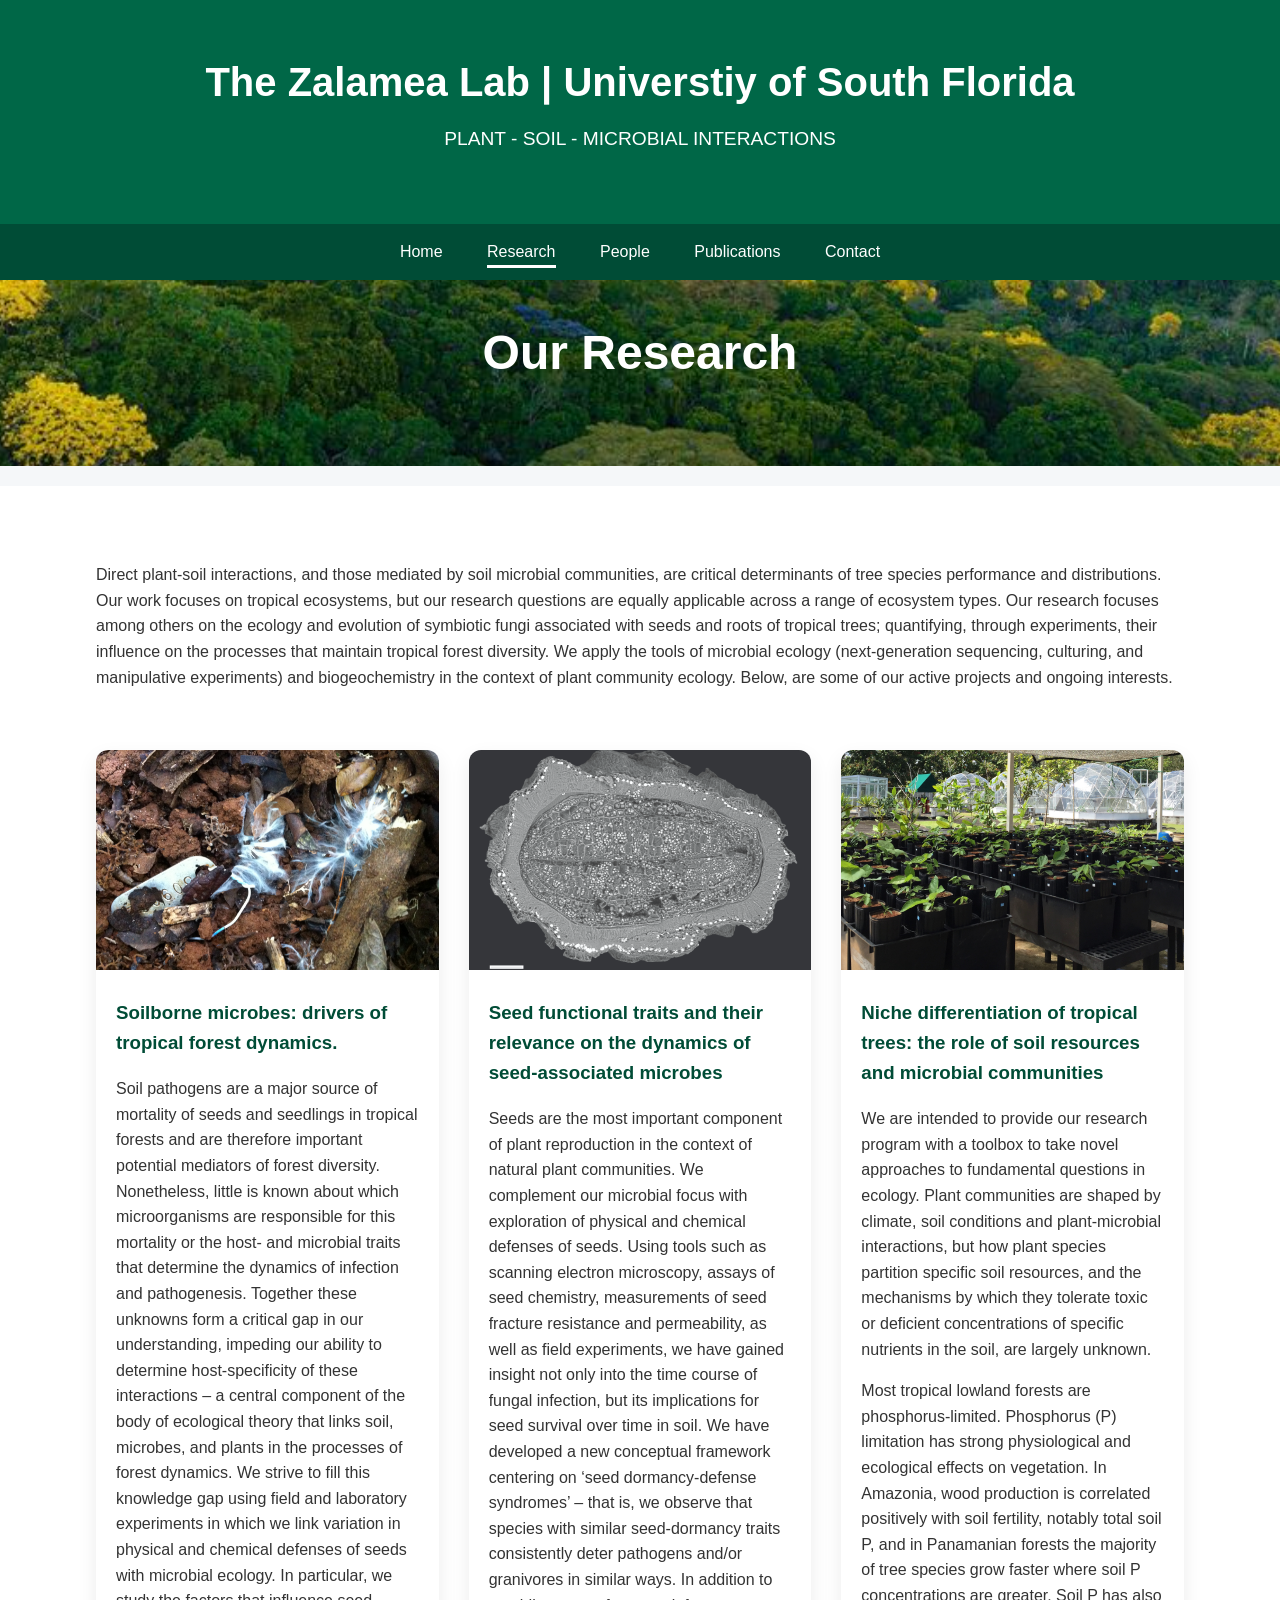
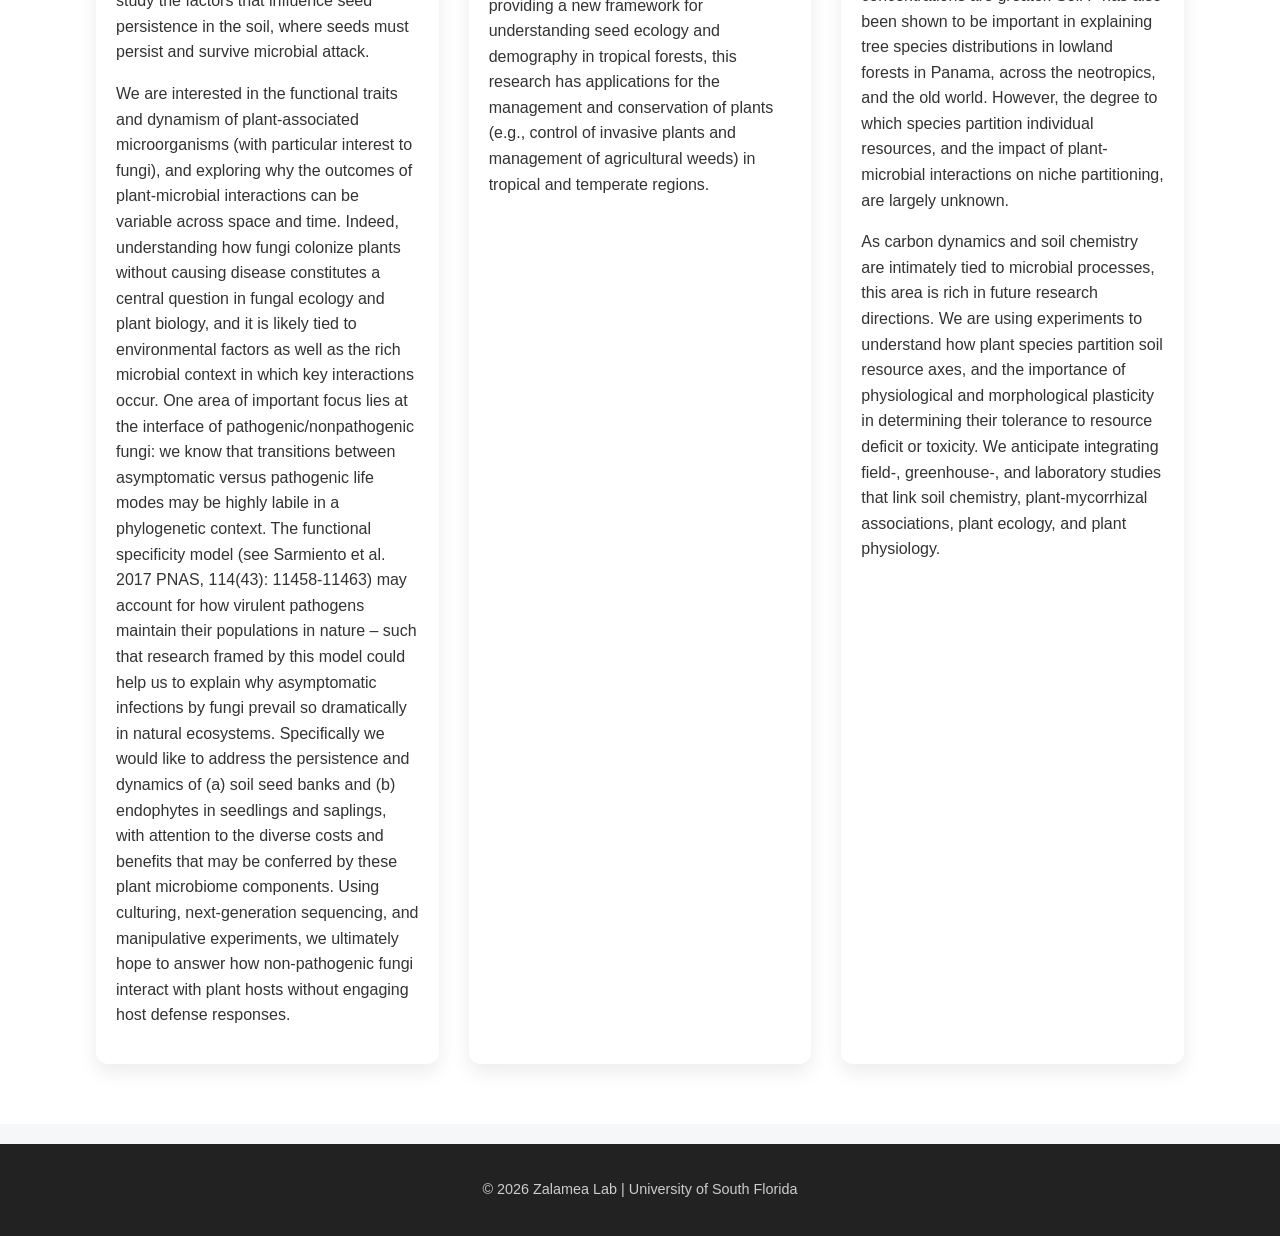
<file: research.html>
<!doctype html>
<html lang="en">
<head>
    <meta charset="UTF-8">
    <title>The Zalamea Lab | University of South Florida</title>
    <link rel="stylesheet" href="css/style.css">
	<link rel="icon" href="/favicon.ico" type="image/x-icon">
</head>

	<body>

<header>
	<div class="container">
    <h1>The Zalamea Lab | Universtiy of South Florida</h1>
    <p>PLANT - SOIL - MICROBIAL INTERACTIONS</p>
		</div>
</header>

<nav>
    <div class="container">
        <a href="index.html">Home</a>
        <a href="research.html" class="active">Research</a>
        <a href="people.html">People</a>
        <a href="publications.html">Publications</a>
        <a href="contact.html">Contact</a>
    </div>
</nav>
		

<section class="hero">
    <div class="container">
        <h2>Our Research</h2>
    </div>
</section>

<section>
    <div class="container">
		<div class="research-intro">
		<p>
		Direct plant-soil interactions, and those mediated by soil microbial communities, are critical determinants of tree species performance and distributions. Our work focuses on tropical ecosystems, but our research questions are equally applicable across a range of ecosystem types. Our research focuses among others on the ecology and evolution of symbiotic fungi associated with seeds and roots of tropical trees; quantifying, through experiments, their influence on the processes that maintain tropical forest diversity. We apply the tools of microbial ecology (next-generation sequencing, culturing, and manipulative experiments) and biogeochemistry in the context of plant community ecology. Below, are some of our active projects and ongoing interests.
		</p>
 </div>
        <div class="research-grid">

          <div class="research-card">
                <img src="images/soil.jpeg" alt="Soil microbes">
                <div class="card-content">
                    <h3>Soilborne microbes: drivers of tropical forest dynamics.&nbsp;</h3>
                    <p>
                    Soil pathogens are a major source of mortality of seeds and seedlings in tropical forests and are therefore important potential mediators of forest diversity. Nonetheless, little is known about which microorganisms are responsible for this mortality or the host- and microbial traits that determine the dynamics of infection and pathogenesis. Together these unknowns form a critical gap in our understanding, impeding our ability to determine host-specificity of these interactions – a central component of the body of ecological theory that links soil, microbes, and plants in the processes of forest dynamics. We strive to fill this knowledge gap using field and laboratory experiments in which we link variation in physical and chemical defenses of seeds with microbial ecology. In particular, we study the factors that influence seed persistence in the soil, where seeds must persist and survive microbial attack.
                    </p>
					
					<p>
					We are interested in the functional traits and dynamism of plant-associated microorganisms (with particular interest to fungi), and exploring why the outcomes of plant-microbial interactions can be variable across space and time. Indeed, understanding how fungi colonize plants without causing disease constitutes a central question in fungal ecology and plant biology, and it is likely tied to environmental factors as well as the rich microbial context in which key interactions occur. One area of important focus lies at the interface of pathogenic/nonpathogenic fungi: we know that transitions between asymptomatic versus pathogenic life modes may be highly labile in a phylogenetic context. The functional specificity model (see Sarmiento et al. 2017 PNAS, 114(43): 11458-11463) may account for how virulent pathogens maintain their populations in nature – such that research framed by this model could help us to explain why asymptomatic infections by fungi prevail so dramatically in natural ecosystems. Specifically we would like to address the persistence and dynamics of (a) soil seed banks and (b) endophytes in seedlings and saplings, with attention to the diverse costs and benefits that may be conferred by these plant microbiome components. Using culturing, next-generation sequencing, and manipulative experiments, we ultimately hope to answer how non-pathogenic fungi interact with plant hosts without engaging host defense responses.
					</p>
                </div>
            </div>

            <div class="research-card">
                <img src="images/seed.jpg" alt="Cecropia insignis seed">
                <div class="card-content">
                    <h3>Seed functional traits and their relevance on the dynamics of seed-associated microbes</h3>
                    <p>
                      Seeds are the most important component of plant reproduction in the context of natural plant communities. We complement our microbial focus with exploration of physical and chemical defenses of seeds. Using tools such as scanning electron microscopy, assays of seed chemistry, measurements of seed fracture resistance and permeability, as well as field experiments, we have gained insight not only into the time course of fungal infection, but its implications for seed survival over time in soil. We have developed a new conceptual framework centering on ‘seed dormancy-defense syndromes’ – that is, we observe that species with similar seed-dormancy traits consistently deter pathogens and/or granivores in similar ways. In addition to providing a new framework for understanding seed ecology and demography in tropical forests, this research has applications for the management and conservation of plants (e.g., control of invasive plants and management of agricultural weeds) in tropical and temperate regions.
                  </p>
                </div>
            </div>

            <div class="research-card">
                <img src="images/greenhouse.jpeg" alt="Greenhouse experiment">
                <div class="card-content">
                    <h3>Niche differentiation of tropical trees: the role of soil resources and microbial communities</h3>
                    <p>
                      We are intended to provide our research program with a toolbox to take novel approaches to fundamental questions in ecology. Plant communities are shaped by climate, soil conditions and plant-microbial interactions, but how plant species partition specific soil resources, and the mechanisms by which they tolerate toxic or deficient concentrations of specific nutrients in the soil, are largely unknown.
                  </p>
					
					<p>
					Most tropical lowland forests are phosphorus-limited. Phosphorus (P) limitation has strong physiological and ecological effects on vegetation. In Amazonia, wood production is correlated positively with soil fertility, notably total soil P, and in Panamanian forests the majority of tree species grow faster where soil P concentrations are greater. Soil P has also been shown to be important in explaining tree species distributions in lowland forests in Panama, across the neotropics, and the old world. However, the degree to which species partition individual resources, and the impact of plant-microbial interactions on niche partitioning, are largely unknown. 
					</p>
					
					<p>
					As carbon dynamics and soil chemistry are intimately tied to microbial processes, this area is rich in future research directions. We are using experiments to understand how plant species partition soil resource axes, and the importance of physiological and morphological plasticity in determining their tolerance to resource deficit or toxicity. We anticipate integrating field-, greenhouse-, and laboratory studies that link soil chemistry, plant-mycorrhizal associations, plant ecology, and plant physiology.
					</p>
                </div>
            </div>

        </div>

    </div>
</section>

<footer>
    <div class="container">
        <p>© 2026 Zalamea Lab | University of South Florida</p>
    </div>
</footer>

</body>
</html>
</file>
<file: css/style.css>
/* General Reset */
body {
    margin: 0;
    font-family: 'Helvetica Neue', Arial, sans-serif;
    line-height: 1.6;
    color: #333;
    background-color: #f5f7f9;
}

.container {
    width: 85%;
	place-items: center;
    max-width: 1100px;
    margin: auto;
}

.container-two {
    width: 85%;
	place-items: center;
    max-width: 1100px;
    margin-top: 80px;
	margin:auto;
}

.container-three {
    width: 85%;
	place-items: start;
    max-width: 1100px;
    margin: auto;
}

/* Header */
header {
    background-color: #006747; /* USF green-inspired */
    color: white;
    padding: 50px 0;
    text-align: center;
}

header h1 {
    margin: 0;
    font-size: 2.5rem;
}

header p {
    font-size: 1.2rem;
    margin-top: 10px;
}

/* Navigation */
nav {
    background: #004c36;
    text-align: center;
    padding: 15px 0;
}

nav a {
    color: white;
    margin: 0 20px;
    text-decoration: none;
    font-weight: 500;
}

nav a:hover {
    text-decoration: underline;
}

/* Hero Section */
.hero {
    background: url('../images/research.png');
	background-position:  center;
	background-repeat: no-repeat;
	/*background-size: cover;*/ 
    color: white;
    padding: 10px 10px 10px 10px;
    text-align: center;
}

.hero h2 {
    font-size: 3rem;
    background: rgba(0, 0, 0, 0);
    display: inline-block;
    padding: 25px 15px 25px 15px;
	color: white;
}

/* Content Section */
section {
    padding: 60px 0;
    background: white;
    margin-bottom: 20px;
}

section h2 {
    margin-top: 0;
	text-align: center;
    color: #006747;
}

/* Footer */
footer {
    background: #222;
    color: #ccc;
    text-align: center;
    padding: 20px 0;
    font-size: 0.9rem;
}

/* Responsive */
@media (max-width: 768px) {
    nav a {
        display: block;
        margin: 10px 0;
    }

    .hero h2 {
        font-size: 1.5rem;
    }
}

/* Research Page */

.research-intro {
    margin-bottom: 60px;
}

.research-intro h2 {
    color: #006747;

}

.research-grid {
    display: grid;
    grid-template-columns: repeat(auto-fit, minmax(280px, 1fr));
    gap: 30px;
}

.research-card {
    background: white;
    border-radius: 12px;
    overflow: hidden;
    box-shadow: 0 8px 20px rgba(0,0,0,0.08);
    transition: transform 0.3s ease, box-shadow 0.3s ease;
}

.research-card:hover {
    transform: translateY(-5px);
    box-shadow: 0 12px 25px rgba(0,0,0,0.12);
}

.research-card img {
    width: 100%;
    height: 220px;
    object-fit: cover;
}

.card-content {
    padding: 20px;
}

.card-content h3 {
    margin-top: 0;
    color: #004c36;
}

nav a.active {
    border-bottom: 3px solid #ffffff;
    padding-bottom: 5px;
}

/* Home Page Image */

.home-image {
    margin-bottom: 40px;
}

.home-image img {
	display: block;
    width: 50%;
    border-radius: 12px;
    box-shadow: 0 10px 25px rgba(0,0,0,0.1);
	margin: 0 auto;
}

/* People Page */

.people-grid {
    display: grid;
    /*grid-template-columns: repeat(auto-fit, minmax(250px, 1fr));*/
	grid-template-columns: 1fr 1fr 1fr;
    gap: 40px;
    margin-top: 40px;
}

.person-card {
    text-align: justify;
}

.person-card img {
	display: block;
    width: 200px;
    height: 200px;
    object-fit: cover;
    border-radius: 50%;
    margin-bottom: 20px;
	margin-left: auto;
    margin-right: auto;
    box-shadow: 0 8px 20px rgba(0,0,0,0.1);
}

.person-card h3 {
    margin-bottom: 5px;
	text-align: center;
}

.role {
    font-weight: 600;
    color: #006747;
    margin-bottom: 10px;
	text-align: center;
}


.people-list{
	display: list-item;
    width: 100%; /* Optional: make the table span the full width */
    /*border-collapse: collapse; /* Optional: collapse borders into a single line */
    /*list-style-type: none; /* Removes default list bullets */
    padding: 0;
    margin: 0;
}

/*.table-row{
	display: table-row;
} */

/*.table-cell {
    display: table-cell;
    padding: 10px; /* Optional: add spacing within cells */
    /*border: 1px solid #ccc; */ /* Optional: add borders */
    /*vertical-align: top; */
/*}*/

/* Optional: style the first row differently for a header effect */
/*.table-row:first-child .table-cell {
    font-weight: bold;
    background-color: #f2f2f2;
} */

.name{
	font-weight: 500;	
}

.degree{
	font-size: 0.95em;
	font-style: italic;
	color: dimgray
}

.year{
	font-size: 0.95em;
}

/* Publication section */

.publications {
    max-width: 900px;
    margin-top: 20px;
}

/* Ordered list for numbering */

.publications ol {
    padding-left: 35px;
}

/* Individual publication */

.publication {
    margin-bottom: 20px;
    padding: 8px 10px;
    border-radius: 6px;
    transition: background-color 0.2s ease;
}

/* Hover highlight */

.publication:hover {
    background-color: #f5f5f5;
}

/* Title */

.publication h3 {
    margin: 0;
    font-size: 1.05em;
    font-weight: 600;
}

.publication h3 a {
    text-decoration: none;
}

.publication h3 a:hover {
    text-decoration: underline;
}

/* Year + authors */

.publication .meta {
    margin: 4px 0;
    font-size: 0.95em;
}

/* Book */
.publication .book {
	font-size: 0.95em;
    margin: 2px 0;
}
.publication .publisher {
	font-style: italic;
	font-size: 0.95em;
    margin: 2px 0;
}

/* Journal */

.publication .journal {
    font-style: italic;
    margin: 2px 0;
}

/* Links */

.publication .links {
    font-size: 0.9em;
}

.publication .links a {
    text-decoration: none;
}

.publication .links a:hover {
    text-decoration: underline;
}

/* Highlight your name */

.highlight-name {
    font-weight: bold;
}

/* Section headers */

.publications h2 {
    margin-top: 35px;
}

/* Contact */

.contact-target{
	font-weight: 800;
	font-size: 1.2em
}
</file>
